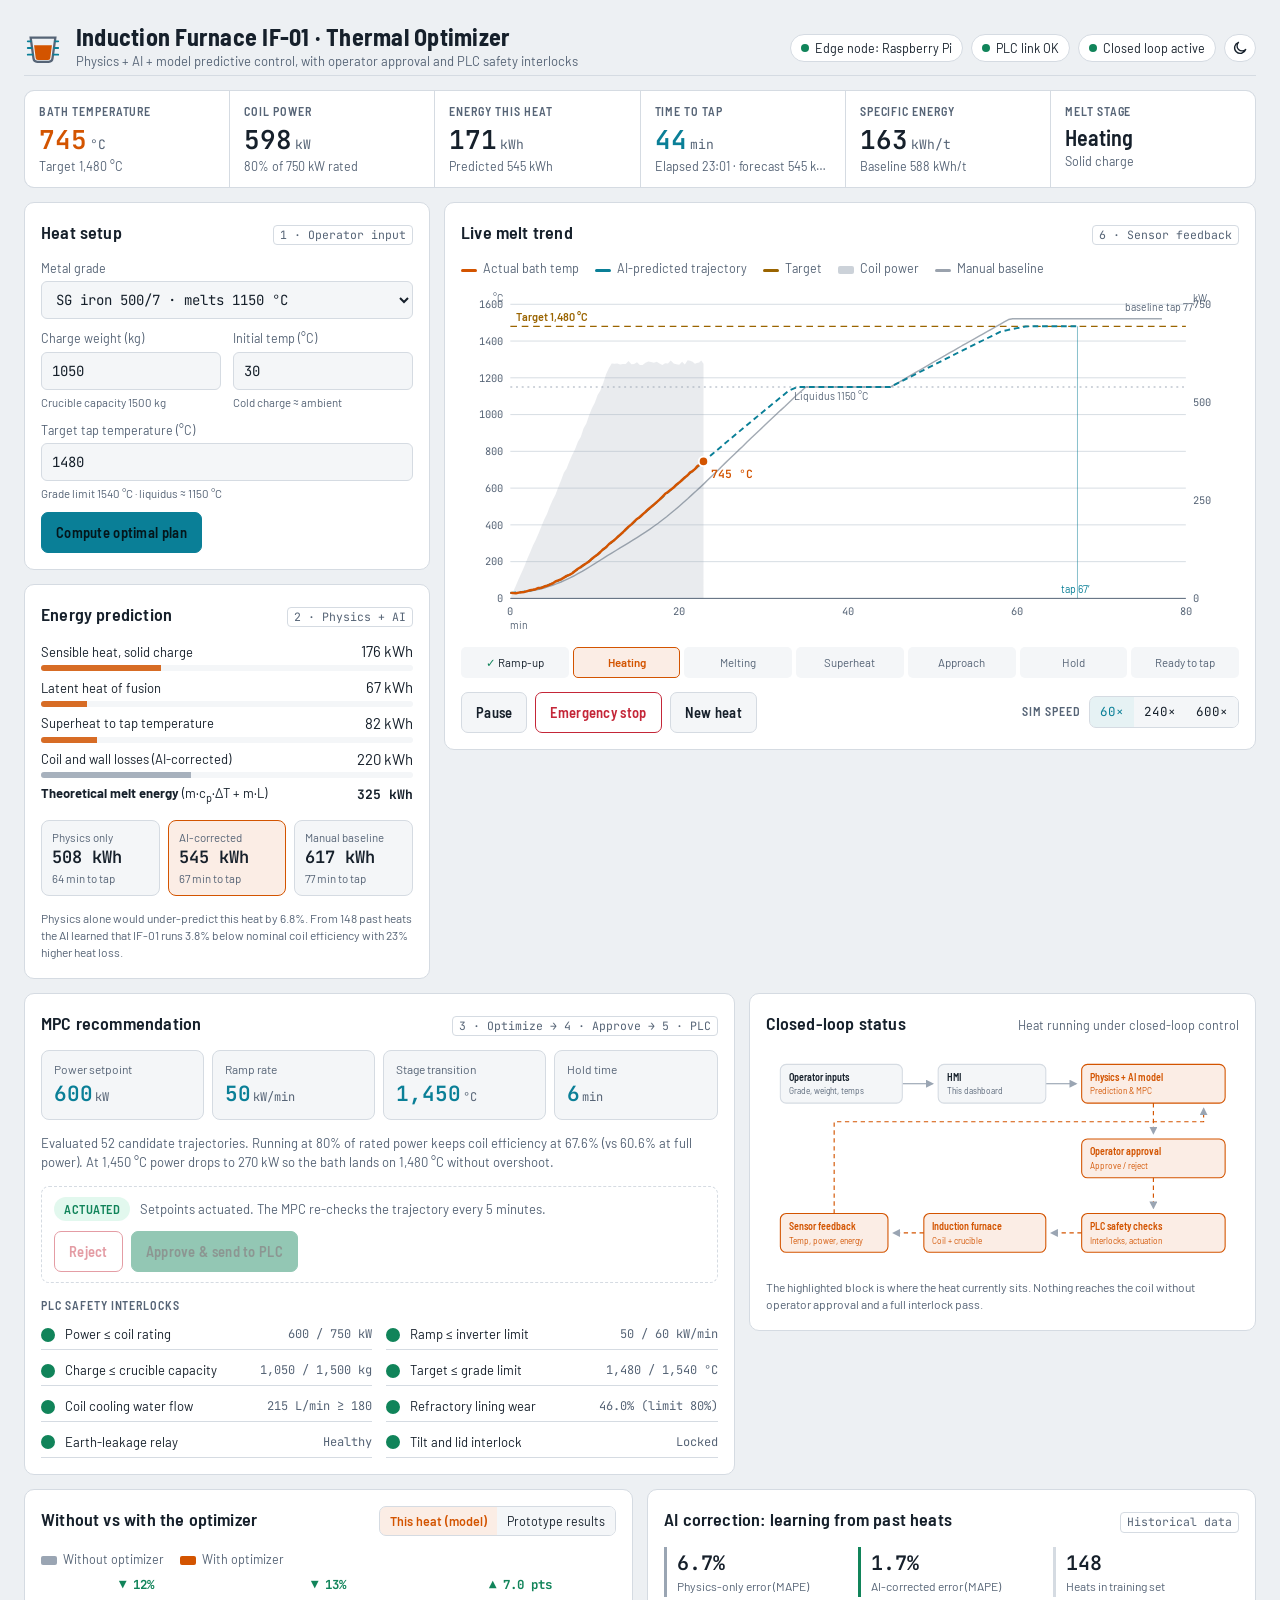
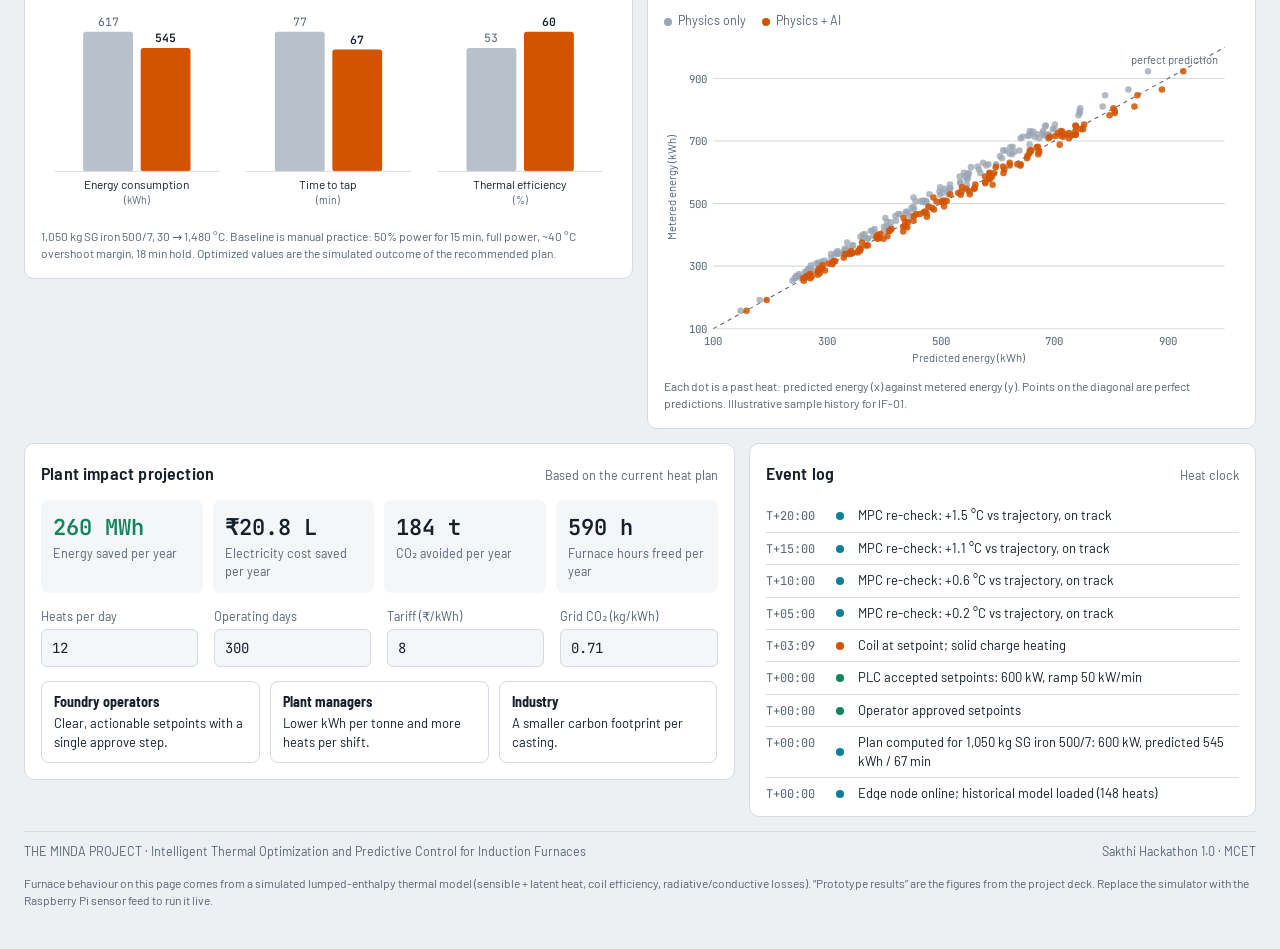
<file: index.html>
<!doctype html><html lang="en"><head><meta charset="utf-8"><meta name="viewport" content="width=device-width,initial-scale=1,viewport-fit=cover"></head><body>
<title>Minda Furnace HMI</title>
<meta name="claude:viewport-fit-sides" content="cover">
<link rel="preconnect" href="https://fonts.googleapis.com">
<link rel="preconnect" href="https://fonts.gstatic.com" crossorigin>
<link rel="stylesheet" href="https://fonts.googleapis.com/css2?family=Barlow:wght@400;500;600&family=Barlow+Semi+Condensed:wght@500;600;700&family=JetBrains+Mono:wght@400;600&display=swap">
<style>
/* Layout: control-room HMI. Status strip on top, operator inputs left, live trend centre,
   the approve/PLC loop beneath, evidence (savings, AI learning, impact) at the bottom. */
:root{
  --bg:#0e131a; --panel:#151c26; --panel-2:#1b2431; --line:#273242; --fg:#e4e9ef; --muted:#8a97a8;
  --molten:#ff7b1c; --molten-2:#ffb15c; --molten-soft:rgba(255,123,28,.14);
  --setpoint:#49c2d8; --setpoint-soft:rgba(73,194,216,.14);
  --ok:#3fcf8e; --warn:#f3b63c; --crit:#ff5a6c; --ghost:#5d6a7c;
  --f-display:"Barlow Semi Condensed","Arial Narrow",system-ui,sans-serif;
  --f-body:"Barlow",system-ui,-apple-system,"Segoe UI",sans-serif;
  --f-mono:"JetBrains Mono",ui-monospace,"SFMono-Regular",Menlo,monospace;
  color-scheme:dark;
}
@media (prefers-color-scheme: light){ :root:not([data-theme="dark"]){
  --bg:#edf0f3; --panel:#ffffff; --panel-2:#f4f6f8; --line:#d5dbe2; --fg:#16202b; --muted:#566476;
  --molten:#d35400; --molten-2:#e9822f; --molten-soft:rgba(211,84,0,.10);
  --setpoint:#0a7f97; --setpoint-soft:rgba(10,127,151,.10);
  --ok:#11845a; --warn:#9a6400; --crit:#c42638; --ghost:#9aa5b3; color-scheme:light } }
:root[data-theme="light"]{
  --bg:#edf0f3; --panel:#ffffff; --panel-2:#f4f6f8; --line:#d5dbe2; --fg:#16202b; --muted:#566476;
  --molten:#d35400; --molten-2:#e9822f; --molten-soft:rgba(211,84,0,.10);
  --setpoint:#0a7f97; --setpoint-soft:rgba(10,127,151,.10);
  --ok:#11845a; --warn:#9a6400; --crit:#c42638; --ghost:#9aa5b3; color-scheme:light }

*{box-sizing:border-box}
body{background:var(--bg);color:var(--fg);font-family:var(--f-body);font-size:15px;line-height:1.45;
  padding-left:max(16px,env(safe-area-inset-left,0px));padding-right:max(16px,env(safe-area-inset-right,0px));padding-block:16px 32px}
.wrap{max-width:1440px;margin:0 auto;display:grid;gap:14px}
h1,h2,h3{font-family:var(--f-display);margin:0;text-wrap:balance;letter-spacing:.01em}
.mono,.num{font-family:var(--f-mono);font-variant-numeric:tabular-nums}
.label{font-family:var(--f-display);font-size:12px;font-weight:600;letter-spacing:.08em;text-transform:uppercase;color:var(--muted)}
.muted{color:var(--muted)}
button,select,input{font:inherit;color:inherit}
:focus-visible{outline:2px solid var(--setpoint);outline-offset:2px}

/* header */
header.top{display:flex;flex-wrap:wrap;align-items:center;justify-content:space-between;gap:12px 20px;padding-bottom:4px;border-bottom:1px solid var(--line)}
.brand{display:flex;align-items:center;gap:14px;min-width:0}
.crucible{width:38px;height:38px;flex:none}
.brand h1{font-size:24px;font-weight:700;line-height:1.1}
.brand p{margin:2px 0 0;font-size:13px;color:var(--muted)}
.status{display:flex;flex-wrap:wrap;gap:8px;align-items:center}
.chip{display:inline-flex;align-items:center;gap:6px;padding:4px 10px;border:1px solid var(--line);border-radius:999px;font-size:12.5px;background:var(--panel);white-space:nowrap}
.dot{width:8px;height:8px;border-radius:50%;background:var(--ok);flex:none}
.dot.warn{background:var(--warn)} .dot.crit{background:var(--crit)} .dot.idle{background:var(--ghost)}
.dot.live{animation:pulse 1.4s ease-in-out infinite}
@keyframes pulse{50%{opacity:.35}}
.themebtn{border:1px solid var(--line);background:var(--panel);border-radius:999px;width:32px;height:28px;padding:0;display:inline-grid;place-items:center;cursor:pointer;color:var(--fg)}
.themebtn svg{width:16px;height:16px;display:block}
.themebtn:hover{color:var(--molten)}

/* KPI strip */
.kpis{display:grid;grid-template-columns:repeat(6,minmax(0,1fr));gap:1px;background:var(--line);border:1px solid var(--line);border-radius:10px;overflow:hidden}
.kpi{background:var(--panel);padding:12px 14px;min-width:0}
.kpi .v{font-family:var(--f-mono);font-variant-numeric:tabular-nums;font-size:26px;font-weight:600;line-height:1.15;margin-top:4px;white-space:nowrap}
.kpi .v small{font-size:13px;font-weight:400;color:var(--muted);margin-left:3px}
.kpi .sub{font-size:12.5px;color:var(--muted);margin-top:2px;white-space:nowrap;overflow:hidden;text-overflow:ellipsis}
.kpi.hot .v{color:var(--molten)}
.kpi.sp .v{color:var(--setpoint)}

/* grid */
.row{display:grid;gap:14px;align-items:start}
.r1{grid-template-columns:minmax(0,4fr) minmax(0,8fr)}
.r2{grid-template-columns:minmax(0,7fr) minmax(0,5fr)}
.r3{grid-template-columns:minmax(0,6fr) minmax(0,6fr)}
.r4{grid-template-columns:minmax(0,7fr) minmax(0,5fr)}
.panel{background:var(--panel);border:1px solid var(--line);border-radius:10px;padding:16px;min-width:0;display:grid;gap:14px}
.ph{display:flex;align-items:baseline;justify-content:space-between;gap:10px;flex-wrap:wrap}
.ph h2{font-size:18px;font-weight:600}
.ph .step{font-family:var(--f-mono);font-size:11.5px;color:var(--muted);border:1px solid var(--line);border-radius:4px;padding:1px 6px}

/* form */
.form{display:grid;grid-template-columns:1fr 1fr;gap:10px 12px}
.field{display:grid;gap:4px;min-width:0}
.field.full{grid-column:1/-1}
.field label{font-size:12.5px;color:var(--muted)}
.field select,.field input{width:100%;background:var(--panel-2);border:1px solid var(--line);border-radius:6px;padding:8px 10px;font-family:var(--f-mono);font-size:14px}
.field .hint{font-size:11.5px;color:var(--muted)}
.btn{border:1px solid var(--line);background:var(--panel-2);border-radius:7px;padding:9px 14px;font-family:var(--f-display);font-weight:600;font-size:14.5px;letter-spacing:.02em;cursor:pointer;transition:filter .15s,background .15s}
.btn:hover{filter:brightness(1.12)}
.btn:disabled{opacity:.45;cursor:not-allowed;filter:none}
.btn.primary{background:var(--setpoint);border-color:var(--setpoint);color:#04161b}
.btn.go{background:var(--ok);border-color:var(--ok);color:#03190f}
.btn.stop{background:transparent;border-color:var(--crit);color:var(--crit)}
.btns{display:flex;flex-wrap:wrap;gap:8px}

/* prediction breakdown */
.breakdown{display:grid;gap:6px}
.bk{display:grid;grid-template-columns:minmax(0,1fr) auto;gap:2px 10px;align-items:center}
.bk .bar{grid-column:1/-1;height:6px;border-radius:3px;background:var(--panel-2);overflow:hidden}
.bk .bar i{display:block;height:100%;background:var(--molten);opacity:.85}
.bk.loss .bar i{background:var(--ghost)}
.bk span:first-child{font-size:13px}
.bk span:last-child{font-family:var(--f-mono);font-size:13px;font-variant-numeric:tabular-nums}
.compare{display:grid;grid-template-columns:repeat(3,minmax(0,1fr));gap:8px}
.cmp{border:1px solid var(--line);border-radius:8px;padding:8px 10px;background:var(--panel-2);min-width:0}
.cmp .n{font-family:var(--f-mono);font-size:17px;font-weight:600;font-variant-numeric:tabular-nums}
.cmp .t{font-size:11.5px;color:var(--muted)}
.cmp.ai{border-color:var(--molten);background:var(--molten-soft)}

/* trend */
.trend svg{width:100%;height:auto;display:block}
.legend{display:flex;flex-wrap:wrap;gap:6px 16px;font-size:12.5px;color:var(--muted)}
.legend i{display:inline-block;width:16px;height:3px;border-radius:2px;margin-right:6px;vertical-align:middle}
.stages{display:grid;grid-template-columns:repeat(7,minmax(0,1fr));gap:4px}
.stage{font-size:11.5px;text-align:center;padding:6px 2px;border-radius:5px;background:var(--panel-2);color:var(--muted);border:1px solid transparent;white-space:nowrap;overflow:hidden;text-overflow:ellipsis}
.stage.done{color:var(--fg)}
.stage.done::before{content:"✓ ";color:var(--ok)}
.stage.now{border-color:var(--molten);color:var(--molten);background:var(--molten-soft);font-weight:600}
.runbar{display:flex;flex-wrap:wrap;gap:10px;align-items:center;justify-content:space-between}
.speed{display:inline-flex;border:1px solid var(--line);border-radius:7px;overflow:hidden}
.speed button{border:0;background:var(--panel-2);padding:6px 10px;font-family:var(--f-mono);font-size:12.5px;cursor:pointer}
.speed button[aria-pressed="true"]{background:var(--setpoint-soft);color:var(--setpoint)}

/* recommendation */
.rec{display:grid;grid-template-columns:repeat(4,minmax(0,1fr));gap:8px}
.rp{border:1px solid var(--line);border-radius:8px;padding:10px 12px;background:var(--panel-2);min-width:0}
.rp .n{font-family:var(--f-mono);font-size:21px;font-weight:600;color:var(--setpoint);font-variant-numeric:tabular-nums;white-space:nowrap}
.rp .n small{font-size:12px;color:var(--muted);font-weight:400;margin-left:2px}
.rp .t{font-size:12px;color:var(--muted)}
.why{font-size:13px;color:var(--muted);margin:0}
.approval{display:flex;flex-wrap:wrap;align-items:center;gap:10px;justify-content:space-between;border:1px dashed var(--line);border-radius:8px;padding:10px 12px}
.pill{display:inline-flex;align-items:center;gap:6px;font-size:12.5px;font-weight:600;padding:3px 10px;border-radius:999px;font-family:var(--f-display);letter-spacing:.04em;text-transform:uppercase}
.pill.wait{background:rgba(243,182,60,.15);color:var(--warn)}
.pill.ok{background:rgba(63,207,142,.15);color:var(--ok)}
.pill.bad{background:rgba(255,90,108,.14);color:var(--crit)}
.pill.idle{background:var(--panel-2);color:var(--muted)}
.checks{display:grid;grid-template-columns:1fr 1fr;gap:6px 14px;margin:0;padding:0;list-style:none}
.checks li{display:grid;grid-template-columns:18px minmax(0,1fr) auto;gap:6px;align-items:center;font-size:13px;padding:5px 0;border-bottom:1px solid var(--line)}
.checks .ic{width:14px;height:14px;border-radius:50%;border:2px solid var(--ghost)}
.checks li.pass .ic{border-color:var(--ok);background:var(--ok)}
.checks li.fail .ic{border-color:var(--crit);background:var(--crit)}
.checks li.run .ic{border-color:var(--setpoint);border-top-color:transparent;animation:spin .7s linear infinite}
@keyframes spin{to{transform:rotate(360deg)}}
.checks .val{font-family:var(--f-mono);font-size:12px;color:var(--muted);font-variant-numeric:tabular-nums}

/* loop diagram */
.loop svg{width:100%;height:auto;display:block}
.loop .node rect{fill:var(--panel-2);stroke:var(--line);stroke-width:1.5}
.loop .node text{fill:var(--fg);font-family:var(--f-display);font-size:14px;font-weight:600}
.loop .node .s{fill:var(--muted);font-family:var(--f-body);font-size:11.5px;font-weight:400}
.loop .node.on rect{stroke:var(--molten);fill:var(--molten-soft)}
.loop .node.on text{fill:var(--molten)}
.loop .edge{stroke:var(--ghost);stroke-width:1.6;fill:none}
.loop .edge.on{stroke:var(--molten);stroke-dasharray:6 5;animation:flow .8s linear infinite}
@keyframes flow{to{stroke-dashoffset:-11}}
.loop .ah{fill:var(--ghost)}

/* bars + scatter */
.bars svg,.scatter svg{width:100%;height:auto;display:block}
.tabs{display:inline-flex;border:1px solid var(--line);border-radius:7px;overflow:hidden}
.tabs button{border:0;background:var(--panel-2);padding:5px 10px;font-size:12.5px;cursor:pointer}
.tabs button[aria-selected="true"]{background:var(--molten-soft);color:var(--molten);font-weight:600}
.stats{display:grid;grid-template-columns:repeat(3,minmax(0,1fr));gap:8px}
.st{border-left:3px solid var(--line);padding:2px 0 2px 10px;min-width:0}
.st .n{font-family:var(--f-mono);font-size:20px;font-weight:600;font-variant-numeric:tabular-nums}
.st .t{font-size:12px;color:var(--muted)}
.st.good{border-color:var(--ok)} .st.bad{border-color:var(--ghost)}

/* impact */
.impact{display:grid;grid-template-columns:repeat(4,minmax(0,1fr));gap:10px}
.imp{padding:12px;border-radius:8px;background:var(--panel-2);min-width:0}
.imp .n{font-family:var(--f-mono);font-size:22px;font-weight:600;font-variant-numeric:tabular-nums;white-space:nowrap}
.imp .t{font-size:12.5px;color:var(--muted)}
.assume{display:flex;flex-wrap:wrap;gap:10px 16px;align-items:end}
.assume .field{width:auto;min-width:120px;flex:1}
.audience{display:grid;grid-template-columns:repeat(3,minmax(0,1fr));gap:10px;margin:0;padding:0;list-style:none}
.audience li{font-size:13px;padding:10px 12px;border:1px solid var(--line);border-radius:8px;min-width:0}
.audience b{display:block;font-family:var(--f-display);font-size:14px;margin-bottom:2px}

/* log */
.log{list-style:none;margin:0;padding:0;max-height:300px;overflow:auto;display:grid;gap:0;font-size:13px}
.log li{display:grid;grid-template-columns:62px 14px minmax(0,1fr);gap:8px;padding:6px 0;border-bottom:1px solid var(--line);align-items:baseline}
.log time{font-family:var(--f-mono);font-size:12px;color:var(--muted)}
.log .lv{width:8px;height:8px;border-radius:50%;background:var(--ghost);align-self:center}
.log .lv.i{background:var(--setpoint)} .log .lv.o{background:var(--ok)} .log .lv.w{background:var(--warn)} .log .lv.c{background:var(--crit)} .log .lv.h{background:var(--molten)}

footer{display:flex;flex-wrap:wrap;gap:6px 16px;justify-content:space-between;font-size:12.5px;color:var(--muted);border-top:1px solid var(--line);padding-top:10px}
.note{font-size:12px;color:var(--muted);margin:0}

@media (max-width:1100px){
  .kpis{grid-template-columns:repeat(3,minmax(0,1fr))}
  .r1,.r2,.r3,.r4{grid-template-columns:minmax(0,1fr)}
  .impact{grid-template-columns:repeat(2,minmax(0,1fr))}
}
@media (max-width:620px){
  .kpis{grid-template-columns:repeat(2,minmax(0,1fr))}
  .kpi .v{font-size:21px}
  .rec{grid-template-columns:repeat(2,minmax(0,1fr))}
  .checks,.audience{grid-template-columns:minmax(0,1fr)}
  .stages{grid-template-columns:repeat(4,minmax(0,1fr))}
  .compare,.stats{grid-template-columns:minmax(0,1fr) minmax(0,1fr)}
  .brand h1{font-size:20px}
}
@media (prefers-reduced-motion: reduce){ *{animation:none!important;transition:none!important} }
</style>

<div class="wrap">
  <header class="top">
    <div class="brand">
      <svg class="crucible" viewBox="0 0 40 40" aria-hidden="true">
        <path d="M7 9h26l-3 22a4 4 0 0 1-4 3.5H14A4 4 0 0 1 10 31z" fill="none" stroke="var(--muted)" stroke-width="2.4"/>
        <path d="M10.6 17h18.8l-1.7 13.4a2.4 2.4 0 0 1-2.4 2.1H14.7a2.4 2.4 0 0 1-2.4-2.1z" fill="var(--molten)"/>
        <path d="M4 13h3M4 20h4M4 27h5M33 13h3M32 20h4M31 27h5" stroke="var(--setpoint)" stroke-width="2" stroke-linecap="round"/>
      </svg>
      <div>
        <h1>Induction Furnace IF-01 · Thermal Optimizer</h1>
        <p>Physics + AI + model predictive control, with operator approval and PLC safety interlocks</p>
      </div>
    </div>
    <div class="status">
      <span class="chip"><span class="dot" id="edgeDot"></span>Edge node: Raspberry Pi</span>
      <span class="chip"><span class="dot" id="plcDot"></span><span id="plcTxt">PLC link OK</span></span>
      <span class="chip"><span class="dot idle" id="modeDot"></span><span id="modeTxt">Awaiting approval</span></span>
      <button class="themebtn" id="themeBtn" type="button" aria-label="Switch to light theme" title="Switch theme"></button>
    </div>
  </header>

  <!-- KPI strip -->
  <section class="kpis" aria-label="Live furnace readings">
    <div class="kpi hot"><div class="label">Bath temperature</div><div class="v" id="kTemp">30<small>°C</small></div><div class="sub" id="kTempSub">Target 1500 °C</div></div>
    <div class="kpi"><div class="label">Coil power</div><div class="v" id="kPow">0<small>kW</small></div><div class="sub" id="kPowSub">Rated 750 kW</div></div>
    <div class="kpi"><div class="label">Energy this heat</div><div class="v" id="kEn">0<small>kWh</small></div><div class="sub" id="kEnSub">Predicted 0 kWh</div></div>
    <div class="kpi sp"><div class="label">Time to tap</div><div class="v" id="kTime">--<small>min</small></div><div class="sub" id="kTimeSub">Elapsed 0 min</div></div>
    <div class="kpi"><div class="label">Specific energy</div><div class="v" id="kSpec">--<small>kWh/t</small></div><div class="sub" id="kSpecSub">Baseline -- kWh/t</div></div>
    <div class="kpi"><div class="label">Melt stage</div><div class="v" id="kStage" style="font-family:var(--f-display);font-size:22px">Idle</div><div class="sub" id="kStageSub">No heat running</div></div>
  </section>

  <!-- Row 1: inputs + prediction | live trend -->
  <div class="row r1">
    <div class="row" style="grid-template-columns:minmax(0,1fr)">
      <section class="panel" aria-labelledby="h-in">
        <div class="ph"><h2 id="h-in">Heat setup</h2><span class="step">1 · Operator input</span></div>
        <form class="form" id="heatForm">
          <div class="field full">
            <label for="grade">Metal grade</label>
            <select id="grade"></select>
          </div>
          <div class="field">
            <label for="mass">Charge weight (kg)</label>
            <input id="mass" type="number" min="100" max="2000" step="50" value="1200">
            <span class="hint">Crucible capacity 1500 kg</span>
          </div>
          <div class="field">
            <label for="t0">Initial temp (°C)</label>
            <input id="t0" type="number" min="0" max="900" step="5" value="30">
            <span class="hint">Cold charge ≈ ambient</span>
          </div>
          <div class="field full">
            <label for="tt">Target tap temperature (°C)</label>
            <input id="tt" type="number" min="500" max="1800" step="5" value="1500">
            <span class="hint" id="ttHint">Grade limit 1560 °C</span>
          </div>
          <div class="field full btns">
            <button class="btn primary" type="submit" id="planBtn">Compute optimal plan</button>
          </div>
        </form>
      </section>

      <section class="panel" aria-labelledby="h-pred">
        <div class="ph"><h2 id="h-pred">Energy prediction</h2><span class="step">2 · Physics + AI</span></div>
        <div class="breakdown" id="breakdown"></div>
        <div class="compare">
          <div class="cmp"><div class="t">Physics only</div><div class="n" id="pPhys">--</div><div class="t" id="pPhysT">--</div></div>
          <div class="cmp ai"><div class="t">AI-corrected</div><div class="n" id="pAI">--</div><div class="t" id="pAIT">--</div></div>
          <div class="cmp"><div class="t">Manual baseline</div><div class="n" id="pBase">--</div><div class="t" id="pBaseT">--</div></div>
        </div>
        <p class="note" id="corrNote">The AI layer corrects the physics model for this furnace's own coil efficiency and heat-loss behaviour.</p>
      </section>
    </div>

    <section class="panel trend" aria-labelledby="h-trend">
      <div class="ph"><h2 id="h-trend">Live melt trend</h2><span class="step">6 · Sensor feedback</span></div>
      <div class="legend">
        <span><i style="background:var(--molten)"></i>Actual bath temp</span>
        <span><i style="background:var(--setpoint)"></i>AI-predicted trajectory</span>
        <span><i style="background:var(--warn)"></i>Target</span>
        <span><i style="background:var(--ghost);height:8px;opacity:.5"></i>Coil power</span>
        <span><i style="background:var(--muted);opacity:.6"></i>Manual baseline</span>
      </div>
      <div id="trend" role="img" aria-label="Temperature and power over time"></div>
      <div class="stages" id="stages"></div>
      <div class="runbar">
        <div class="btns">
          <button class="btn" type="button" id="pauseBtn" disabled>Pause</button>
          <button class="btn stop" type="button" id="abortBtn" disabled>Emergency stop</button>
          <button class="btn" type="button" id="resetBtn">New heat</button>
        </div>
        <div style="display:flex;gap:8px;align-items:center">
          <span class="label">Sim speed</span>
          <div class="speed" id="speed">
            <button type="button" data-s="60" aria-pressed="true">60×</button>
            <button type="button" data-s="240" aria-pressed="false">240×</button>
            <button type="button" data-s="600" aria-pressed="false">600×</button>
          </div>
        </div>
      </div>
    </section>
  </div>

  <!-- Row 2: recommendation + approval + PLC | closed loop -->
  <div class="row r2">
    <section class="panel" aria-labelledby="h-rec">
      <div class="ph"><h2 id="h-rec">MPC recommendation</h2><span class="step">3 · Optimize → 4 · Approve → 5 · PLC</span></div>
      <div class="rec">
        <div class="rp"><div class="t">Power setpoint</div><div class="n" id="rP">--</div></div>
        <div class="rp"><div class="t">Ramp rate</div><div class="n" id="rR">--</div></div>
        <div class="rp"><div class="t">Stage transition</div><div class="n" id="rS">--</div></div>
        <div class="rp"><div class="t">Hold time</div><div class="n" id="rH">--</div></div>
      </div>
      <p class="why" id="why">--</p>
      <div class="approval">
        <div style="display:flex;gap:10px;align-items:center;flex-wrap:wrap">
          <span class="pill wait" id="apPill">Awaiting operator</span>
          <span class="muted" style="font-size:13px" id="apTxt">Review the setpoints, then approve or reject.</span>
        </div>
        <div class="btns">
          <button class="btn stop" type="button" id="rejectBtn">Reject</button>
          <button class="btn go" type="button" id="approveBtn">Approve &amp; send to PLC</button>
        </div>
      </div>
      <div>
        <div class="label" style="margin-bottom:6px">PLC safety interlocks</div>
        <ul class="checks" id="checks"></ul>
      </div>
    </section>

    <section class="panel loop" aria-labelledby="h-loop">
      <div class="ph"><h2 id="h-loop">Closed-loop status</h2><span class="muted" style="font-size:12.5px" id="loopTxt">Waiting at operator approval</span></div>
      <div id="loop"></div>
      <p class="note">The highlighted block is where the heat currently sits. Nothing reaches the coil without operator approval and a full interlock pass.</p>
    </section>
  </div>

  <!-- Row 3: savings | AI learning -->
  <div class="row r3">
    <section class="panel bars" aria-labelledby="h-bars">
      <div class="ph"><h2 id="h-bars">Without vs with the optimizer</h2>
        <div class="tabs" role="tablist" id="barTabs">
          <button type="button" role="tab" aria-selected="true" data-k="heat">This heat (model)</button>
          <button type="button" role="tab" aria-selected="false" data-k="proto">Prototype results</button>
        </div>
      </div>
      <div id="bars" role="img" aria-label="Energy, melting time and efficiency comparison"></div>
      <p class="note" id="barNote">--</p>
    </section>

    <section class="panel scatter" aria-labelledby="h-ai">
      <div class="ph"><h2 id="h-ai">AI correction: learning from past heats</h2><span class="step">Historical data</span></div>
      <div class="stats">
        <div class="st bad"><div class="n" id="mapePhys">--</div><div class="t">Physics-only error (MAPE)</div></div>
        <div class="st good"><div class="n" id="mapeAI">--</div><div class="t">AI-corrected error (MAPE)</div></div>
        <div class="st"><div class="n" id="nHeats">--</div><div class="t">Heats in training set</div></div>
      </div>
      <div id="scatter" role="img" aria-label="Predicted versus actual energy for historical heats"></div>
      <p class="note">Each dot is a past heat: predicted energy (x) against metered energy (y). Points on the diagonal are perfect predictions. Illustrative sample history for IF-01.</p>
    </section>
  </div>

  <!-- Row 4: impact | log -->
  <div class="row r4">
    <section class="panel" aria-labelledby="h-imp">
      <div class="ph"><h2 id="h-imp">Plant impact projection</h2><span class="muted" style="font-size:12.5px">Based on the current heat plan</span></div>
      <div class="impact">
        <div class="imp"><div class="n" id="iEn" style="color:var(--ok)">--</div><div class="t">Energy saved per year</div></div>
        <div class="imp"><div class="n" id="iCost">--</div><div class="t">Electricity cost saved per year</div></div>
        <div class="imp"><div class="n" id="iCO2">--</div><div class="t">CO₂ avoided per year</div></div>
        <div class="imp"><div class="n" id="iHrs">--</div><div class="t">Furnace hours freed per year</div></div>
      </div>
      <form class="assume" id="assume" onsubmit="return false">
        <div class="field"><label for="aHeats">Heats per day</label><input id="aHeats" type="number" min="1" max="40" value="12"></div>
        <div class="field"><label for="aDays">Operating days</label><input id="aDays" type="number" min="1" max="365" value="300"></div>
        <div class="field"><label for="aTariff">Tariff (₹/kWh)</label><input id="aTariff" type="number" min="1" max="30" step="0.5" value="8"></div>
        <div class="field"><label for="aGrid">Grid CO₂ (kg/kWh)</label><input id="aGrid" type="number" min="0" max="2" step="0.01" value="0.71"></div>
      </form>
      <ul class="audience">
        <li><b>Foundry operators</b>Clear, actionable setpoints with a single approve step.</li>
        <li><b>Plant managers</b>Lower kWh per tonne and more heats per shift.</li>
        <li><b>Industry</b>A smaller carbon footprint per casting.</li>
      </ul>
    </section>

    <section class="panel" aria-labelledby="h-log">
      <div class="ph"><h2 id="h-log">Event log</h2><span class="muted" style="font-size:12.5px">Heat clock</span></div>
      <ul class="log" id="log"></ul>
    </section>
  </div>

  <footer>
    <span>THE MINDA PROJECT · Intelligent Thermal Optimization and Predictive Control for Induction Furnaces</span>
    <span>Sakthi Hackathon 1.0 · MCET</span>
  </footer>
  <p class="note">Furnace behaviour on this page comes from a simulated lumped-enthalpy thermal model (sensible + latent heat, coil efficiency, radiative/conductive losses). “Prototype results” are the figures from the project deck. Replace the simulator with the Raspberry Pi sensor feed to run it live.</p>
</div>

<script>
/* ===================== Thermal model ===================== */
const GRADES = {
  gci:{name:'Grey cast iron FG260', cps:540, L:230e3, cpl:850, Tm:1200, tgt:1500, max:1560, hold:5},
  sgi:{name:'SG iron 500/7',        cps:540, L:230e3, cpl:850, Tm:1150, tgt:1480, max:1540, hold:6},
  cs: {name:'Carbon steel C20',     cps:620, L:270e3, cpl:820, Tm:1510, tgt:1620, max:1680, hold:4},
  ss: {name:'Stainless steel 304',  cps:600, L:280e3, cpl:800, Tm:1450, tgt:1600, max:1650, hold:4},
  al: {name:'Aluminium A356',       cps:1000,L:390e3, cpl:1180,Tm:615,  tgt:720,  max:780,  hold:3},
  cu: {name:'Copper ETP',           cps:420, L:205e3, cpl:500, Tm:1085, tgt:1200, max:1250, hold:3}
};
const FURNACE = {cap:1500, Prated:750, rampMax:60, Ta:30, K:0.040};   // K: kW lost per °C above ambient
const PLANT   = {etaMul:0.965, kMul:1.25};   // how IF-01 actually behaves (worn lining, older coil)
const LEARNED = {etaMul:0.962, kMul:1.23};   // what the AI learned from historical heats
const NOMINAL = {etaMul:1, kMul:1};          // textbook physics
const BASE_PRACTICE = {ramp:40, preheat:{frac:0.5,min:15}, overshoot:40, holdMin:18};

const eta = P => 0.80 - 0.17*Math.pow(Math.max(P,0)/FURNACE.Prated, 2.5);
const Hof = (g,T) => T<g.Tm ? g.cps*T : g.cps*g.Tm + g.L + g.cpl*(T-g.Tm);
function Tof(g,H){ const h1=g.cps*g.Tm, h2=h1+g.L; if(H<h1) return H/g.cps; if(H<h2) return g.Tm; return g.Tm+(H-h2)/g.cpl; }
function meltFrac(g,H){ const h1=g.cps*g.Tm; return Math.min(1,Math.max(0,(H-h1)/g.L)); }

function makeSim(o){
  const g=o.g, s={t:0,H:Hof(g,o.T0),P:0,E:0,phase:'ramp',hold:0,done:false,T:o.T0,tReach:null,aborted:false};
  const target=o.Tt+(o.overshoot||0);
  s.step=function(dt){
    if(s.done) return;
    const T=Tof(g,s.H), loss=FURNACE.K*o.kMul*(T-FURNACE.Ta);
    if(s.phase!=='hold' && T>=target){ s.phase='hold'; s.tReach=s.t; }
    if(s.phase==='hold'){ s.P=loss/(eta(s.P||100)*o.etaMul); s.hold+=dt; }
    else{
      let Pd;
      if(o.preheat && s.t<o.preheat.min*60) Pd=o.P*o.preheat.frac;
      else if(T>=o.stageT) Pd=o.P*o.stageFrac; else Pd=o.P;
      s.P = Pd>s.P ? Math.min(Pd, s.P+o.ramp*dt/60) : Pd;
      const h1=g.cps*g.Tm;
      s.phase = s.t<60*3 && s.P<Pd-1 ? 'ramp' : (s.H<h1 ? 'heat' : (s.H<h1+g.L ? 'melt' : (T>=o.stageT ? 'approach' : 'superheat')));
    }
    s.H += (eta(s.P)*o.etaMul*s.P - loss)*1000*dt/o.m;
    s.E += s.P*dt/3600; s.t += dt; s.T = Tof(g,s.H);
    if(s.phase==='hold' && s.hold>=o.holdMin*60){ s.done=true; s.phase='tap'; }
    if(s.t>6*3600) s.done=true;
  };
  return s;
}
function simulate(o,every){
  const s=makeSim(o), out=[[0,o.T0,0]]; every=every||30; let k=0;
  while(!s.done){ s.step(10); if((++k)%(every/10)===0) out.push([s.t/60,s.T,s.P]); }
  out.push([s.t/60,s.T,s.P]);
  return {E:s.E, t:s.t/60, tReach:(s.tReach||s.t)/60, samples:out};
}
const TIME_COST = 25; // ₹ per furnace-minute (production value)
function optimise(g,m,T0,Tt,tariff){
  const ramp = Math.min(FURNACE.rampMax, T0<200?50:60); let best=null, n=0;
  for(let f=0.4; f<=1.0001; f+=0.05) for(const off of [30,50,70,90]){
    if(Tt-off<=Math.max(T0,g.Tm)) continue;
    const o={g,m,T0,Tt,P:Math.round(FURNACE.Prated*f/5)*5,ramp,stageT:Tt-off,stageFrac:0.45,holdMin:g.hold,...LEARNED};
    const r=simulate(o,60); n++;
    const J=r.E*tariff + r.t*TIME_COST;
    if(!best||J<best.J) best={J,o,r};
  }
  if(!best){ const o={g,m,T0,Tt,P:Math.round(FURNACE.Prated*0.8),ramp,stageT:Tt-10,stageFrac:0.45,holdMin:g.hold,...LEARNED}; best={o,r:simulate(o,60)}; }
  best.n=n; return best;
}
function baselineOpts(g,m,T0,Tt){ return {g,m,T0,Tt,P:FURNACE.Prated,stageT:Infinity,stageFrac:1,...BASE_PRACTICE,...PLANT}; }

/* ===================== Seeded historical data ===================== */
function rng(seed){ return function(){ seed|=0; seed=seed+0x6D2B79F5|0; let t=Math.imul(seed^seed>>>15,1|seed); t=t+Math.imul(t^t>>>7,61|t)^t; return ((t^t>>>14)>>>0)/4294967296; }; }
function gauss(r){ return Math.sqrt(-2*Math.log(r()+1e-9))*Math.cos(2*Math.PI*r()); }
const HIST=(function(){
  const r=rng(1907), keys=['gci','gci','gci','sgi','sgi','cs','ss','al','cu'], out=[];
  for(let i=0;i<148;i++){
    const g=GRADES[keys[Math.floor(r()*keys.length)]];
    const m=Math.round((500+r()*1000)/50)*50, P=Math.round((0.6+r()*0.4)*FURNACE.Prated);
    const o={g,m,T0:30,Tt:g.tgt,P,ramp:50,stageT:g.tgt-50,stageFrac:0.45,holdMin:g.hold};
    const phys=simulate({...o,...NOMINAL},300).E, ai=simulate({...o,...LEARNED},300).E;
    const actual=simulate({...o,...PLANT},300).E*(1+gauss(r)*0.022);
    out.push({phys,ai,actual});
  }
  return out;
})();

/* ===================== State ===================== */
const $=id=>document.getElementById(id);
const S={plan:null,base:null,phys:null,state:'await',sim:null,samples:[],paused:false,lastFrame:0,
  checksDone:false,logT:0,nextReplan:5,stagesSeen:new Set(),barMode:'heat',started:false,speed:60,auto:true,autoTimer:null,demoIdx:0,lastChecks:0};
const fmt=(v,d=0)=>Number(v).toLocaleString('en-IN',{maximumFractionDigits:d,minimumFractionDigits:d});
const clock=min=>{const m=Math.max(0,Math.floor(min)), s=Math.floor((min-m)*60); return String(m).padStart(2,'0')+':'+String(s).padStart(2,'0');};

function log(msg,lv){
  const li=document.createElement('li');
  const t=S.sim?S.sim.t/60:0;
  li.innerHTML=`<time>T+${clock(t)}</time><span class="lv ${lv||''}"></span><span></span>`;
  li.lastChild.textContent=msg;
  $('log').prepend(li);
}

/* ===================== Inputs ===================== */
const gradeSel=$('grade');
for(const [k,g] of Object.entries(GRADES)){ const o=document.createElement('option'); o.value=k; o.textContent=`${g.name} · melts ${g.Tm} °C`; gradeSel.appendChild(o); }
gradeSel.addEventListener('change',()=>{ const g=GRADES[gradeSel.value]; $('tt').value=g.tgt; $('ttHint').textContent=`Grade limit ${g.max} °C · liquidus ≈ ${g.Tm} °C`; });

function readInputs(){
  const g=GRADES[gradeSel.value];
  return {g, m:+$('mass').value||1200, T0:+$('t0').value||30, Tt:+$('tt').value||g.tgt, tariff:+$('aTariff').value||8};
}

/* ===================== Plan ===================== */
function computePlan(silent){
  clearTimeout(S.autoTimer);
  stopRun();
  const I=readInputs(), g=I.g;
  const best=optimise(g,I.m,I.T0,I.Tt,I.tariff);
  S.plan=best; S.inputs=I;
  S.phys=simulate({...best.o,...NOMINAL});
  S.base=simulate(baselineOpts(g,I.m,I.T0,I.Tt));
  S.actualPreview=simulate({...best.o,...PLANT});
  S.state='await'; S.samples=[]; S.sim=null; S.checksDone=false; S.stagesSeen=new Set(); S.nextReplan=5;

  // breakdown (theoretical heat content)
  const m=I.m, solid=m*g.cps*(Math.min(I.Tt,g.Tm)-I.T0)/3.6e6, latent=I.T0<g.Tm&&I.Tt>=g.Tm?m*g.L/3.6e6:0,
        superh=I.Tt>g.Tm?m*g.cpl*(I.Tt-Math.max(g.Tm,I.T0))/3.6e6:0, theo=solid+latent+superh,
        losses=Math.max(0,best.r.E-theo), total=best.r.E;
  const rows=[['Sensible heat, solid charge',solid],['Latent heat of fusion',latent],['Superheat to tap temperature',superh],['Coil and wall losses (AI-corrected)',losses,'loss']];
  $('breakdown').innerHTML=rows.map(([n,v,c])=>`<div class="bk ${c||''}"><span>${n}</span><span>${fmt(v)} kWh</span><div class="bar"><i style="width:${(100*v/total).toFixed(1)}%"></i></div></div>`).join('')+
    `<div class="bk"><span><b>Theoretical melt energy</b> (m·c<sub>p</sub>·ΔT + m·L)</span><span><b>${fmt(theo)} kWh</b></span></div>`;
  $('pPhys').textContent=fmt(S.phys.E)+' kWh'; $('pPhysT').textContent=fmt(S.phys.t)+' min to tap';
  $('pAI').textContent=fmt(best.r.E)+' kWh';   $('pAIT').textContent=fmt(best.r.t)+' min to tap';
  $('pBase').textContent=fmt(S.base.E)+' kWh'; $('pBaseT').textContent=fmt(S.base.t)+' min to tap';
  $('corrNote').textContent=`Physics alone would under-predict this heat by ${fmt(100*(1-S.phys.E/best.r.E),1)}%. From ${HIST.length} past heats the AI learned that IF-01 runs ${fmt((1-LEARNED.etaMul)*100,1)}% below nominal coil efficiency with ${fmt((LEARNED.kMul-1)*100)}% higher heat loss.`;

  // recommendation
  const o=best.o;
  $('rP').innerHTML=`${fmt(o.P)}<small>kW</small>`;
  $('rR').innerHTML=`${o.ramp}<small>kW/min</small>`;
  $('rS').innerHTML=`${fmt(o.stageT)}<small>°C</small>`;
  $('rH').innerHTML=`${o.holdMin}<small>min</small>`;
  $('why').textContent=`Evaluated ${best.n} candidate trajectories. Running at ${fmt(100*o.P/FURNACE.Prated)}% of rated power keeps coil efficiency at ${fmt(eta(o.P)*100*LEARNED.etaMul,1)}% (vs ${fmt(eta(FURNACE.Prated)*100*LEARNED.etaMul,1)}% at full power). At ${fmt(o.stageT)} °C power drops to ${fmt(o.P*o.stageFrac)} kW so the bath lands on ${fmt(I.Tt)} °C without overshoot.`;

  setApproval('wait'); renderChecks(); setMode('await');
  $('kTempSub').textContent=`Target ${fmt(I.Tt)} °C`;
  $('kEnSub').textContent=`Predicted ${fmt(best.r.E)} kWh`;
  $('kSpecSub').textContent=`Baseline ${fmt(S.base.E/I.m*1000)} kWh/t`;
  $('kTime').innerHTML=`${fmt(best.r.t)}<small>min</small>`; $('kTimeSub').textContent='Predicted, not started';
  $('kTemp').innerHTML=`${fmt(I.T0)}<small>°C</small>`; $('kPow').innerHTML=`0<small>kW</small>`; $('kEn').innerHTML=`0<small>kWh</small>`; $('kSpec').innerHTML=`--<small>kWh/t</small>`;
  $('kStage').textContent='Charged'; $('kStageSub').textContent=`${fmt(I.m)} kg ${g.name}`;
  renderStages(null); drawTrend(); drawBars(); updateImpact();
  if(!silent) log(`Plan computed for ${fmt(I.m)} kg ${g.name}: ${fmt(o.P)} kW, predicted ${fmt(best.r.E)} kWh / ${fmt(best.r.t)} min`,'i');
}

/* ===================== Approval + PLC ===================== */
const LIVE={flow:212,lining:46.0,noise:rng(7)};
function jitterLive(){ LIVE.flow=Math.max(196,Math.min(226,LIVE.flow+gauss(LIVE.noise)*1.2+(212-LIVE.flow)*0.05)); }
function interlocks(){
  const I=S.inputs, o=S.plan.o;
  return [
    ['Power ≤ coil rating', o.P<=FURNACE.Prated, `${fmt(o.P)} / ${FURNACE.Prated} kW`],
    ['Ramp ≤ inverter limit', o.ramp<=FURNACE.rampMax, `${o.ramp} / ${FURNACE.rampMax} kW/min`],
    ['Charge ≤ crucible capacity', I.m<=FURNACE.cap, `${fmt(I.m)} / ${fmt(FURNACE.cap)} kg`],
    ['Target ≤ grade limit', I.Tt<=I.g.max, `${fmt(I.Tt)} / ${fmt(I.g.max)} °C`],
    ['Coil cooling water flow', true, `${fmt(LIVE.flow)} L/min ≥ 180`],
    ['Refractory lining wear', true, `${fmt(LIVE.lining,1)}% (limit 80%)`],
    ['Earth-leakage relay', true, 'Healthy'],
    ['Tilt and lid interlock', true, 'Locked']
  ];
}
function renderChecks(states){
  const L=interlocks();
  $('checks').innerHTML=L.map((c,i)=>`<li class="${states?states[i]||'':''}"><span class="ic"></span><span>${c[0]}</span><span class="val">${c[2]}</span></li>`).join('');
}
function setApproval(k,txt){
  const p=$('apPill'), map={wait:['wait','Awaiting operator'],ok:['ok','Approved'],bad:['bad','Rejected'],blocked:['bad','Blocked by PLC'],run:['ok','Actuated'],done:['idle','Heat complete'],stop:['bad','E-stop']};
  p.className='pill '+map[k][0]; p.textContent=map[k][1];
  $('apTxt').textContent=txt||({wait:'Review the setpoints, then approve or reject.',bad:'Plan discarded. Adjust the heat setup and compute again.'}[k]||'');
  const pending=k==='wait'; $('approveBtn').disabled=!pending; $('rejectBtn').disabled=!pending;
}
function approve(){
  if(S.state!=='await') return;
  setApproval('ok','Running PLC safety interlocks…'); S.state='checking'; setMode('checking');
  log('Operator approved setpoints','o');
  const L=interlocks(), st=L.map(()=>''); let i=0;
  (function next(){
    if(i>0) st[i-1]=L[i-1][1]?'pass':'fail';
    if(i>0 && !L[i-1][1]){ renderChecks(st); S.state='blocked'; setApproval('blocked',`“${L[i-1][0]}” failed. Setpoints were not sent to the coil.`); setMode('blocked'); log(`PLC interlock failed: ${L[i-1][0]} (${L[i-1][2]})`,'c'); scheduleNext(10000); return; }
    if(i>=L.length){ renderChecks(st); S.checksDone=true; startRun(); return; }
    st[i]='run'; renderChecks(st); i++; setTimeout(next, 170);
  })();
}
function reject(){
  if(S.state!=='await') return;
  S.state='rejected'; setApproval('bad'); setMode('rejected'); log('Operator rejected the recommendation','w'); scheduleNext(8000);
}

/* ===================== Live run ===================== */
function startRun(){
  S.sim=makeSim({...S.plan.o,...PLANT}); S.samples=[[0,S.inputs.T0,0]]; S.state='running'; S.paused=false; S.noise=rng(42);
  setApproval('run','Setpoints actuated. The MPC re-checks the trajectory every 5 minutes.'); setMode('running');
  $('pauseBtn').disabled=false; $('abortBtn').disabled=false; $('pauseBtn').textContent='Pause';
  log(`PLC accepted setpoints: ${fmt(S.plan.o.P)} kW, ramp ${S.plan.o.ramp} kW/min`,'o');
  S.lastFrame=performance.now(); requestAnimationFrame(tick);
}
function stopRun(){ if(S.state==='running') S.state='stopped'; $('pauseBtn').disabled=true; $('abortBtn').disabled=true; }
const STAGES=[['ramp','Ramp-up'],['heat','Heating'],['melt','Melting'],['superheat','Superheat'],['approach','Approach'],['hold','Hold'],['tap','Ready to tap']];
const STAGE_NAME=Object.fromEntries(STAGES);
function renderStages(cur){
  const idx=STAGES.findIndex(s=>s[0]===cur);
  $('stages').innerHTML=STAGES.map((s,i)=>`<div class="stage ${i<idx||(cur==='tap'&&i===idx)?'done':''} ${i===idx&&cur!=='tap'?'now':''}">${s[1]}</div>`).join('');
}
function advance(simDt){
  while(simDt>0 && !S.sim.done){
    const d=Math.min(10,simDt); S.sim.step(d); simDt-=d;
    const s=S.sim, tm=s.t/60, last=S.samples[S.samples.length-1];
    if(tm-last[0]>=0.25 || s.done) S.samples.push([tm, s.T + gauss(S.noise)*1.6, s.P*(1+gauss(S.noise)*0.006)]);
    if(!S.stagesSeen.has(s.phase)){ S.stagesSeen.add(s.phase);
      const msg={heat:'Coil at setpoint; solid charge heating',melt:`Liquidus reached (${S.inputs.g.Tm} °C); melting`,superheat:'Charge fully molten; superheating',approach:`Stage transition at ${fmt(S.plan.o.stageT)} °C: power reduced to ${fmt(S.plan.o.P*S.plan.o.stageFrac)} kW`,hold:`Target ${fmt(S.inputs.Tt)} °C reached; holding for chemistry check`,tap:'Hold complete. Ready to tap.'}[s.phase];
      if(msg) log(msg, s.phase==='tap'?'o':'h');
    }
    if(tm>=S.nextReplan && !s.done){ S.nextReplan+=5; replan(); }
  }
}
function tick(now){
  if(S.state!=='running') return;
  const dtReal=Math.min(0.1,(now-S.lastFrame)/1000); S.lastFrame=now;
  if(!S.paused){
    advance(dtReal*S.speed);
    updateLive();
    if(S.sim.done){ finishRun(); }
  }
  drawTrend();
  if(S.state==='running') requestAnimationFrame(tick);
}
function predictRemaining(){
  // receding-horizon forecast from the current measured state, using the learned model
  const s=S.sim, o=S.plan.o, f=makeSim({...o,...LEARNED,T0:s.T});
  f.H=s.H; f.P=s.P; f.t=s.t; f.phase=s.phase==='hold'?'hold':s.phase; f.hold=s.hold; f.E=s.E;
  while(!f.done) f.step(20);
  return {tLeft:(f.t-s.t)/60, E:f.E};
}
function replan(){
  const s=S.sim, tm=s.t/60;
  const pred=S.plan.r.samples, j=pred.findIndex(p=>p[0]>=tm);
  let pT=S.inputs.Tt; if(j>0){ const a=pred[j-1], b=pred[j], f=(tm-a[0])/((b[0]-a[0])||1); pT=a[1]+(b[1]-a[1])*f; } else if(j===0) pT=pred[0][1];
  const dev=s.T-pT;
  log(`MPC re-check: ${dev>=0?'+':''}${fmt(dev,1)} °C vs trajectory, ${Math.abs(dev)<15?'on track':'compensating'}`, Math.abs(dev)<15?'i':'w');
}
function updateLive(){
  const s=S.sim, I=S.inputs, last=S.samples[S.samples.length-1];
  $('kTemp').innerHTML=`${fmt(last[1])}<small>°C</small>`;
  const pw=last[2]; $('kPow').innerHTML=`${fmt(pw)}<small>kW</small>`; $('kPowSub').textContent=`${fmt(100*pw/FURNACE.Prated)}% of 750 kW rated`;
  const nowR=performance.now(); if(nowR-S.lastChecks>1500){ S.lastChecks=nowR; jitterLive(); LIVE.lining+=0.002; if(S.state==='running') renderChecks(interlocks().map(()=>'pass')); }
  $('kEn').innerHTML=`${fmt(s.E)}<small>kWh</small>`;
  const f=predictRemaining();
  $('kTime').innerHTML=`${fmt(s.done?0:f.tLeft)}<small>min</small>`; $('kTimeSub').textContent=`Elapsed ${clock(s.t/60)} · forecast ${fmt(f.E)} kWh`;
  $('kSpec').innerHTML=`${fmt(s.E/I.m*1000)}<small>kWh/t</small>`;
  $('kStage').textContent=STAGE_NAME[s.phase]||s.phase;
  const mf=meltFrac(I.g,s.H);
  $('kStageSub').textContent= mf>0&&mf<1 ? `${fmt(mf*100)}% molten` : (s.phase==='hold'?`Hold ${clock(s.hold/60)} of ${S.plan.o.holdMin}:00`: (mf>=1?'Fully molten':'Solid charge'));
  renderStages(s.phase);
}
function finishRun(){
  S.state='done'; $('pauseBtn').disabled=true; $('abortBtn').disabled=true;
  const s=S.sim, b=S.base;
  setApproval('done',`Used ${fmt(s.E)} kWh in ${fmt(s.t/60)} min. Manual practice would need ${fmt(b.E)} kWh in ${fmt(b.t)} min.`);
  setMode('done'); log(`Heat complete: ${fmt(s.E)} kWh, ${fmt(s.t/60)} min (${fmt(100*(1-s.E/b.E),1)}% less energy, ${fmt(100*(1-s.t/60/b.t),1)}% faster than baseline)`,'o');
  updateLive(); drawBars();
  HIST.push({phys:simulate({...S.plan.o,...NOMINAL},300).E, ai:S.plan.r.E, actual:s.E}); drawScatter();
  log(`Heat added to training set (${HIST.length} heats); AI model updated`,'i');
  updateImpact(); scheduleNext(9000);
}

/* ===================== Mode / loop diagram ===================== */
const LOOP_NODES=[
  {id:'in',  x:20, y:20, w:170,h:54, t:'Operator inputs', s:'Grade, weight, temps'},
  {id:'hmi', x:240,y:20, w:150,h:54, t:'HMI', s:'This dashboard'},
  {id:'ai',  x:440,y:20, w:200,h:54, t:'Physics + AI model', s:'Prediction & MPC'},
  {id:'ap',  x:440,y:124,w:200,h:54, t:'Operator approval', s:'Approve / reject'},
  {id:'plc', x:440,y:228,w:200,h:54, t:'PLC safety checks', s:'Interlocks, actuation'},
  {id:'fur', x:220,y:228,w:170,h:54, t:'Induction furnace', s:'Coil + crucible'},
  {id:'fb',  x:20, y:228,w:150,h:54, t:'Sensor feedback', s:'Temp, power, energy'}
];
const LOOP_EDGES=[['in','hmi','M190 47H232'],['hmi','ai','M390 47H432'],['ai','ap','M540 74V116'],['ap','plc','M540 178V220'],['plc','fur','M440 255H398'],['fur','fb','M220 255H178'],['fb','ai','M95 228V100H610V82']];
function drawLoop(active){
  const on=new Set(active);
  let h=`<svg viewBox="0 0 660 300" aria-label="Closed-loop control diagram">`;
  h+=`<defs><marker id="ah" viewBox="0 0 10 10" refX="8" refY="5" markerWidth="7" markerHeight="7" orient="auto-start-reverse"><path d="M0 0L10 5L0 10z" class="ah"/></marker></defs>`;
  for(const [a,b,d] of LOOP_EDGES) h+=`<path d="${d}" class="edge ${on.has(a)&&on.has(b)?'on':''}" marker-end="url(#ah)"/>`;
  for(const n of LOOP_NODES) h+=`<g class="node ${on.has(n.id)?'on':''}"><rect x="${n.x}" y="${n.y}" width="${n.w}" height="${n.h}" rx="8"/><text x="${n.x+12}" y="${n.y+23}">${n.t}</text><text class="s" x="${n.x+12}" y="${n.y+42}">${n.s}</text></g>`;
  $('loop').innerHTML=h+`</svg>`;
}
function setMode(m){
  const M={
    await:['warn','Awaiting approval',['ap'],'Waiting at operator approval'],
    checking:['live','PLC checking',['ap','plc'],'Approved; PLC interlocks running'],
    blocked:['crit','Blocked by PLC',['plc'],'PLC refused the setpoints'],
    rejected:['crit','Plan rejected',['in','hmi'],'Back to operator input'],
    running:['live ok','Closed loop active',['ai','ap','plc','fur','fb'],'Heat running under closed-loop control'],
    done:['ok','Ready to tap',['fur'],'Heat complete, ready to tap'],
    stop:['crit','Emergency stop',['plc'],'Coil de-energised by E-stop']
  }[m];
  const d=$('modeDot'); d.className='dot '+(M[0].includes('crit')?'crit':M[0].includes('warn')?'warn':'')+(M[0].includes('live')?' live':'');
  $('modeTxt').textContent=M[1]; $('loopTxt').textContent=M[3]; drawLoop(M[2]);
  $('plcDot').className='dot '+(m==='blocked'||m==='stop'?'crit':''); $('plcTxt').textContent=m==='blocked'?'PLC interlock tripped':m==='stop'?'PLC: E-stop':'PLC link OK';
}

/* ===================== Trend chart ===================== */
function niceMax(v,step){ return Math.ceil(v/step)*step; }
function drawTrend(){
  if(!S.plan) return;
  const W=820,H=360,ml=52,mr=56,mt=14,mb=36, pw=W-ml-mr, ph=H-mt-mb;
  const pred=S.plan.r.samples, base=S.base.samples, I=S.inputs;
  const tMax=niceMax(Math.max(S.base.t,S.plan.r.t,S.sim?S.sim.t/60:0)+2,10);
  const yMax=niceMax(Math.max(I.Tt+60,I.g.max),200), yMin=0;
  const x=t=>ml+pw*t/tMax, y=T=>mt+ph*(1-(T-yMin)/(yMax-yMin)), yp=P=>mt+ph*(1-P/FURNACE.Prated);
  let g=`<svg viewBox="0 0 ${W} ${H}">`;
  // grid
  for(let T=0;T<=yMax;T+=200){ g+=`<line x1="${ml}" x2="${W-mr}" y1="${y(T)}" y2="${y(T)}" stroke="var(--line)" stroke-width="1"/><text x="${ml-8}" y="${y(T)+4}" text-anchor="end" font-size="11" fill="var(--muted)" font-family="var(--f-mono)">${T}</text>`; }
  const xs=tMax<=60?10:tMax<=120?20:30;
  for(let t=0;t<=tMax;t+=xs){ g+=`<text x="${x(t)}" y="${H-mb+18}" text-anchor="middle" font-size="11" fill="var(--muted)" font-family="var(--f-mono)">${t}</text>`; }
  for(let P=0;P<=FURNACE.Prated;P+=250){ g+=`<text x="${W-mr+8}" y="${yp(P)+4}" font-size="11" fill="var(--muted)" font-family="var(--f-mono)">${P}</text>`; }
  g+=`<text x="${ml}" y="${H-4}" font-size="11" fill="var(--muted)">min</text><text x="${ml-8}" y="${mt-2}" text-anchor="end" font-size="11" fill="var(--muted)">°C</text><text x="${W-mr+8}" y="${mt-2}" font-size="11" fill="var(--muted)">kW</text>`;
  // liquidus band
  g+=`<line x1="${ml}" x2="${W-mr}" y1="${y(I.g.Tm)}" y2="${y(I.g.Tm)}" stroke="var(--ghost)" stroke-dasharray="2 4"/><text x="${ml+pw*0.42}" y="${y(I.g.Tm)+14}" font-size="11" fill="var(--muted)">Liquidus ${I.g.Tm} °C</text>`;
  // power area (actual run, else planned)
  const pSrc=S.sim?S.samples:pred;
  if(pSrc.length>1){ let d=`M${x(pSrc[0][0])} ${yp(0)}`; for(const p of pSrc) d+=`L${x(p[0]).toFixed(1)} ${yp(p[2]).toFixed(1)}`; d+=`L${x(pSrc[pSrc.length-1][0])} ${yp(0)}Z`; g+=`<path d="${d}" fill="var(--ghost)" opacity=".22"/>`; }
  const line=(arr,stroke,w,dash,op)=>{ let d=''; arr.forEach((p,i)=>d+=(i?'L':'M')+x(p[0]).toFixed(1)+' '+y(p[1]).toFixed(1)); return `<path d="${d}" fill="none" stroke="${stroke}" stroke-width="${w}" ${dash?`stroke-dasharray="${dash}"`:''} opacity="${op||1}" stroke-linejoin="round"/>`; };
  g+=line(base,'var(--muted)',1.5,'',.55);
  // target
  g+=`<line x1="${ml}" x2="${W-mr}" y1="${y(I.Tt)}" y2="${y(I.Tt)}" stroke="var(--warn)" stroke-width="1.5" stroke-dasharray="7 5"/><text x="${ml+6}" y="${y(I.Tt)-6}" font-size="11.5" fill="var(--warn)" font-weight="600">Target ${fmt(I.Tt)} °C</text>`;
  g+=line(pred,'var(--setpoint)',2,'6 4');
  if(S.sim && S.samples.length>1){
    g+=line(S.samples,'var(--molten)',2.6);
    const L=S.samples[S.samples.length-1];
    g+=`<circle cx="${x(L[0])}" cy="${y(L[1])}" r="5" fill="var(--molten)" stroke="var(--panel)" stroke-width="2"/>`;
    g+=`<text x="${Math.min(x(L[0])+8,W-mr-60)}" y="${y(L[1])+18}" font-size="12" font-family="var(--f-mono)" fill="var(--molten)" font-weight="600">${fmt(L[1])} °C</text>`;
  } else {
    g+=`<text x="${ml+pw/2}" y="${mt+ph*0.22}" text-anchor="middle" font-size="13" fill="var(--muted)">Approve the plan to start the heat. Dashed line is the AI forecast.</text>`;
  }
  // end markers
  g+=`<text x="${x(S.base.t)}" y="${y(I.Tt+40)-8}" text-anchor="middle" font-size="11" fill="var(--muted)">baseline tap ${fmt(S.base.t)}′</text>`;
  g+=`<line x1="${x(S.plan.r.t)}" x2="${x(S.plan.r.t)}" y1="${y(I.Tt)}" y2="${mt+ph}" stroke="var(--setpoint)" stroke-width="1" opacity=".5"/><text x="${x(S.plan.r.t)}" y="${mt+ph-6}" text-anchor="middle" font-size="11" fill="var(--setpoint)">tap ${fmt(S.plan.r.t)}′</text>`;
  g+=`<line x1="${ml}" x2="${W-mr}" y1="${mt+ph}" y2="${mt+ph}" stroke="var(--muted)" stroke-width="1"/>`;
  $('trend').innerHTML=g+`</svg>`;
}

/* ===================== Bars ===================== */
function drawBars(){
  if(!S.plan) return;
  let data, note;
  if(S.barMode==='proto'){
    data=[['Energy consumption','kWh',700,595,false],['Melting time','min',120,95,false],['Furnace efficiency','%',78,84,true]];
    note='Prototype results reported in the project deck: 15% less energy, 21% shorter melt, efficiency up 6 points.';
  } else {
    const I=S.inputs, opt=S.sim&&S.sim.done?{E:S.sim.E,t:S.sim.t/60}:{E:S.actualPreview.E,t:S.actualPreview.t};
    const theo=I.m*(Hof(I.g,I.Tt)-Hof(I.g,I.T0))/3.6e6;
    data=[['Energy consumption','kWh',S.base.E,opt.E,false],['Time to tap','min',S.base.t,opt.t,false],['Thermal efficiency','%',100*theo/S.base.E,100*theo/opt.E,true]];
    note=`${fmt(I.m)} kg ${I.g.name}, ${fmt(I.T0)} → ${fmt(I.Tt)} °C. Baseline is manual practice: 50% power for 15 min, full power, ~40 °C overshoot margin, 18 min hold. ${S.sim&&S.sim.done?'Optimized values are from the completed run.':'Optimized values are the simulated outcome of the recommended plan.'}`;
  }
  const W=600,H=250, gw=W/3;
  let g=`<svg viewBox="0 0 ${W} ${H}">`;
  data.forEach((d,i)=>{
    const [name,u,a,b,up]=d, mx=Math.max(a,b)*1.18, bx=i*gw+gw/2, top=34, base=H-44, hh=base-top;
    const ha=hh*a/mx, hb=hh*b/mx, bw=Math.min(52,gw/3.4);
    const ch=up?(b-a):(100*(b-a)/a), good=up?b>a:b<a;
    g+=`<rect x="${bx-bw-4}" y="${base-ha}" width="${bw}" height="${ha}" rx="3" fill="var(--ghost)" opacity=".7"/>`;
    g+=`<rect x="${bx+4}" y="${base-hb}" width="${bw}" height="${hb}" rx="3" fill="var(--molten)"/>`;
    g+=`<text x="${bx-bw/2-4}" y="${base-ha-6}" text-anchor="middle" font-size="12" font-family="var(--f-mono)" fill="var(--muted)">${fmt(a)}</text>`;
    g+=`<text x="${bx+bw/2+4}" y="${base-hb-6}" text-anchor="middle" font-size="12" font-family="var(--f-mono)" fill="var(--fg)" font-weight="600">${fmt(b)}</text>`;
    g+=`<text x="${bx}" y="16" text-anchor="middle" font-size="13" font-weight="700" font-family="var(--f-mono)" fill="${good?'var(--ok)':'var(--crit)'}">${ch>0?'▲':'▼'} ${fmt(Math.abs(ch),up?1:0)}${up?' pts':'%'}</text>`;
    g+=`<line x1="${bx-gw/2+14}" x2="${bx+gw/2-14}" y1="${base}" y2="${base}" stroke="var(--line)"/>`;
    g+=`<text x="${bx}" y="${base+18}" text-anchor="middle" font-size="12.5" fill="var(--fg)">${name}</text><text x="${bx}" y="${base+34}" text-anchor="middle" font-size="11" fill="var(--muted)">(${u})</text>`;
  });
  g+=`</svg>`;
  $('bars').innerHTML=`<div class="legend" style="margin-bottom:6px"><span><i style="background:var(--ghost);height:9px"></i>Without optimizer</span><span><i style="background:var(--molten);height:9px"></i>With optimizer</span></div>`+g;
  $('barNote').textContent=note;
}

/* ===================== Scatter ===================== */
function drawScatter(){
  const W=560,H=320,ml=48,mr=14,mt=12,mb=34,pw=W-ml-mr,ph=H-mt-mb;
  const all=HIST.flatMap(h=>[h.phys,h.ai,h.actual]); const lo=Math.floor(Math.min(...all)/100)*100, hi=Math.ceil(Math.max(...all)/100)*100;
  const x=v=>ml+pw*(v-lo)/(hi-lo), y=v=>mt+ph*(1-(v-lo)/(hi-lo));
  let g=`<svg viewBox="0 0 ${W} ${H}">`;
  const step=(hi-lo)>800?200:100;
  for(let v=lo;v<=hi;v+=step){ g+=`<line x1="${ml}" x2="${W-mr}" y1="${y(v)}" y2="${y(v)}" stroke="var(--line)"/><text x="${ml-6}" y="${y(v)+4}" text-anchor="end" font-size="10.5" fill="var(--muted)" font-family="var(--f-mono)">${v}</text><text x="${x(v)}" y="${H-mb+16}" text-anchor="middle" font-size="10.5" fill="var(--muted)" font-family="var(--f-mono)">${v}</text>`; }
  g+=`<line x1="${x(lo)}" y1="${y(lo)}" x2="${x(hi)}" y2="${y(hi)}" stroke="var(--muted)" stroke-dasharray="4 4"/>`;
  for(const h of HIST) g+=`<circle cx="${x(h.phys).toFixed(1)}" cy="${y(h.actual).toFixed(1)}" r="3.2" fill="var(--ghost)" opacity=".75"/>`;
  for(const h of HIST) g+=`<circle cx="${x(h.ai).toFixed(1)}" cy="${y(h.actual).toFixed(1)}" r="3.2" fill="var(--molten)" opacity=".85"/>`;
  g+=`<text x="${ml+pw/2}" y="${H-2}" text-anchor="middle" font-size="11" fill="var(--muted)">Predicted energy (kWh)</text>`;
  g+=`<text transform="translate(12 ${mt+ph/2}) rotate(-90)" text-anchor="middle" font-size="11" fill="var(--muted)">Metered energy (kWh)</text>`;
  g+=`<text x="${x(hi)-6}" y="${y(hi)+16}" text-anchor="end" font-size="11" fill="var(--muted)">perfect prediction</text>`;
  $('scatter').innerHTML=`<div class="legend" style="margin-bottom:6px"><span><i style="background:var(--ghost);height:8px;width:8px;border-radius:50%"></i>Physics only</span><span><i style="background:var(--molten);height:8px;width:8px;border-radius:50%"></i>Physics + AI</span></div>`+g+`</svg>`;
  const mape=k=>HIST.reduce((a,h)=>a+Math.abs(h[k]-h.actual)/h.actual,0)/HIST.length*100;
  $('mapePhys').textContent=fmt(mape('phys'),1)+'%'; $('mapeAI').textContent=fmt(mape('ai'),1)+'%'; $('nHeats').textContent=HIST.length;
}

/* ===================== Impact ===================== */
function updateImpact(){
  if(!S.plan) return;
  const heats=(+$('aHeats').value||0)*(+$('aDays').value||0), tariff=+$('aTariff').value||0, grid=+$('aGrid').value||0;
  const opt=S.sim&&S.sim.done?{E:S.sim.E,t:S.sim.t/60}:S.actualPreview;
  const dE=Math.max(0,S.base.E-opt.E)*heats, dT=Math.max(0,S.base.t-opt.t)*heats/60;
  $('iEn').textContent=dE>=1e6?fmt(dE/1e6,2)+' GWh':fmt(dE/1000,0)+' MWh';
  const c=dE*tariff; $('iCost').textContent= c>=1e7?'₹'+fmt(c/1e7,2)+' Cr':'₹'+fmt(c/1e5,1)+' L';
  $('iCO2').textContent=fmt(dE*grid/1000,0)+' t';
  $('iHrs').textContent=fmt(dT,0)+' h';
}

/* ===================== Wiring ===================== */
$('heatForm').addEventListener('submit',e=>{ e.preventDefault(); computePlan(); });
['grade','mass','t0','tt'].forEach(id=>$(id).addEventListener('input',()=>{ if(S.state==='await') clearTimeout(S.autoTimer); }));
$('approveBtn').addEventListener('click',approve);
$('rejectBtn').addEventListener('click',reject);
$('pauseBtn').addEventListener('click',()=>{ S.paused=!S.paused; $('pauseBtn').textContent=S.paused?'Resume':'Pause'; log(S.paused?'Simulation paused':'Simulation resumed','i'); });
$('abortBtn').addEventListener('click',()=>{ if(S.state!=='running') return; S.state='stop'; S.sim.P=0; $('pauseBtn').disabled=true; $('abortBtn').disabled=true; setApproval('stop','Coil de-energised. Start a new heat to continue.'); setMode('stop'); log('EMERGENCY STOP: coil de-energised by operator','c'); $('kPow').innerHTML='0<small>kW</small>'; scheduleNext(12000); });
$('resetBtn').addEventListener('click',()=>{ nextDemoHeat(); });
$('speed').addEventListener('click',e=>{ const b=e.target.closest('button'); if(!b) return; S.speed=+b.dataset.s; for(const x of $('speed').children) x.setAttribute('aria-pressed',x===b); });
$('barTabs').addEventListener('click',e=>{ const b=e.target.closest('button'); if(!b) return; S.barMode=b.dataset.k; for(const x of $('barTabs').children) x.setAttribute('aria-selected',x===b); drawBars(); });
$('assume').addEventListener('input',updateImpact);
$('aTariff').addEventListener('change',()=>{ if(S.state==='await') computePlan(true); });
const SUN='<svg viewBox="0 0 24 24" fill="none" stroke="currentColor" stroke-width="2" stroke-linecap="round" aria-hidden="true"><circle cx="12" cy="12" r="4.2"/><path d="M12 2.5v2.2M12 19.3v2.2M2.5 12h2.2M19.3 12h2.2M5.3 5.3l1.6 1.6M17.1 17.1l1.6 1.6M5.3 18.7l1.6-1.6M17.1 6.9l1.6-1.6"/></svg>';
const MOON='<svg viewBox="0 0 24 24" fill="none" stroke="currentColor" stroke-width="2" stroke-linecap="round" stroke-linejoin="round" aria-hidden="true"><path d="M20.5 14.2A8.5 8.5 0 1 1 9.8 3.5a6.8 6.8 0 0 0 10.7 10.7z"/></svg>';
const curTheme=()=>document.documentElement.dataset.theme || (matchMedia('(prefers-color-scheme: light)').matches?'light':'dark');
function paintThemeBtn(){ const dark=curTheme()==='dark', b=$('themeBtn'); b.innerHTML=dark?SUN:MOON; b.setAttribute('aria-label',dark?'Switch to light theme':'Switch to dark theme'); }
$('themeBtn').addEventListener('click',()=>{ const r=document.documentElement; r.dataset.theme=curTheme()==='light'?'dark':'light'; try{localStorage.setItem('if01-theme',r.dataset.theme);}catch(_){} paintThemeBtn(); });
try{ const t=localStorage.getItem('if01-theme'); if(t) document.documentElement.dataset.theme=t; }catch(_){}
try{ matchMedia('(prefers-color-scheme: light)').addEventListener('change',paintThemeBtn); }catch(_){}
paintThemeBtn();

/* ===================== Realtime mock driver ===================== */
// Cycles a realistic production schedule: plan → operator approval → PLC → melt → tap → next heat.
const SCHEDULE=[
  {g:'gci',m:1200,T0:30},{g:'sgi',m:1050,T0:30},{g:'cs',m:1350,T0:30},{g:'gci',m:1400,T0:180},
  {g:'al',m:800,T0:30},{g:'ss',m:1100,T0:30},{g:'sgi',m:1250,T0:30},{g:'cu',m:900,T0:30}
];
function loadHeat(h){ gradeSel.value=h.g; gradeSel.dispatchEvent(new Event('change')); $('mass').value=h.m; $('t0').value=h.T0; }
function scheduleNext(ms){ clearTimeout(S.autoTimer); S.autoTimer=setTimeout(nextDemoHeat,ms); }
function nextDemoHeat(){
  S.demoIdx=(S.demoIdx+1)%SCHEDULE.length; loadHeat(SCHEDULE[S.demoIdx]);
  computePlan();
  S.autoTimer=setTimeout(()=>{ if(S.state==='await') approve(); },4500);
}
function bootLive(){
  S.demoIdx=Math.floor(Math.random()*SCHEDULE.length); loadHeat(SCHEDULE[S.demoIdx]);
  drawScatter(); computePlan(true);
  log('Edge node online; historical model loaded ('+HIST.length+' heats)','i');
  log(`Plan computed for ${fmt(S.inputs.m)} kg ${S.inputs.g.name}: ${fmt(S.plan.o.P)} kW, predicted ${fmt(S.plan.r.E)} kWh / ${fmt(S.plan.r.t)} min`,'i');
  log('Operator approved setpoints','o');
  renderChecks(interlocks().map(()=>'pass')); S.checksDone=true;
  startRun();
  // join the heat already in progress
  advance((0.25+Math.random()*0.45)*S.plan.r.t*60);
  updateLive(); drawTrend();
}
bootLive();
</script>
</body></html>
</file>
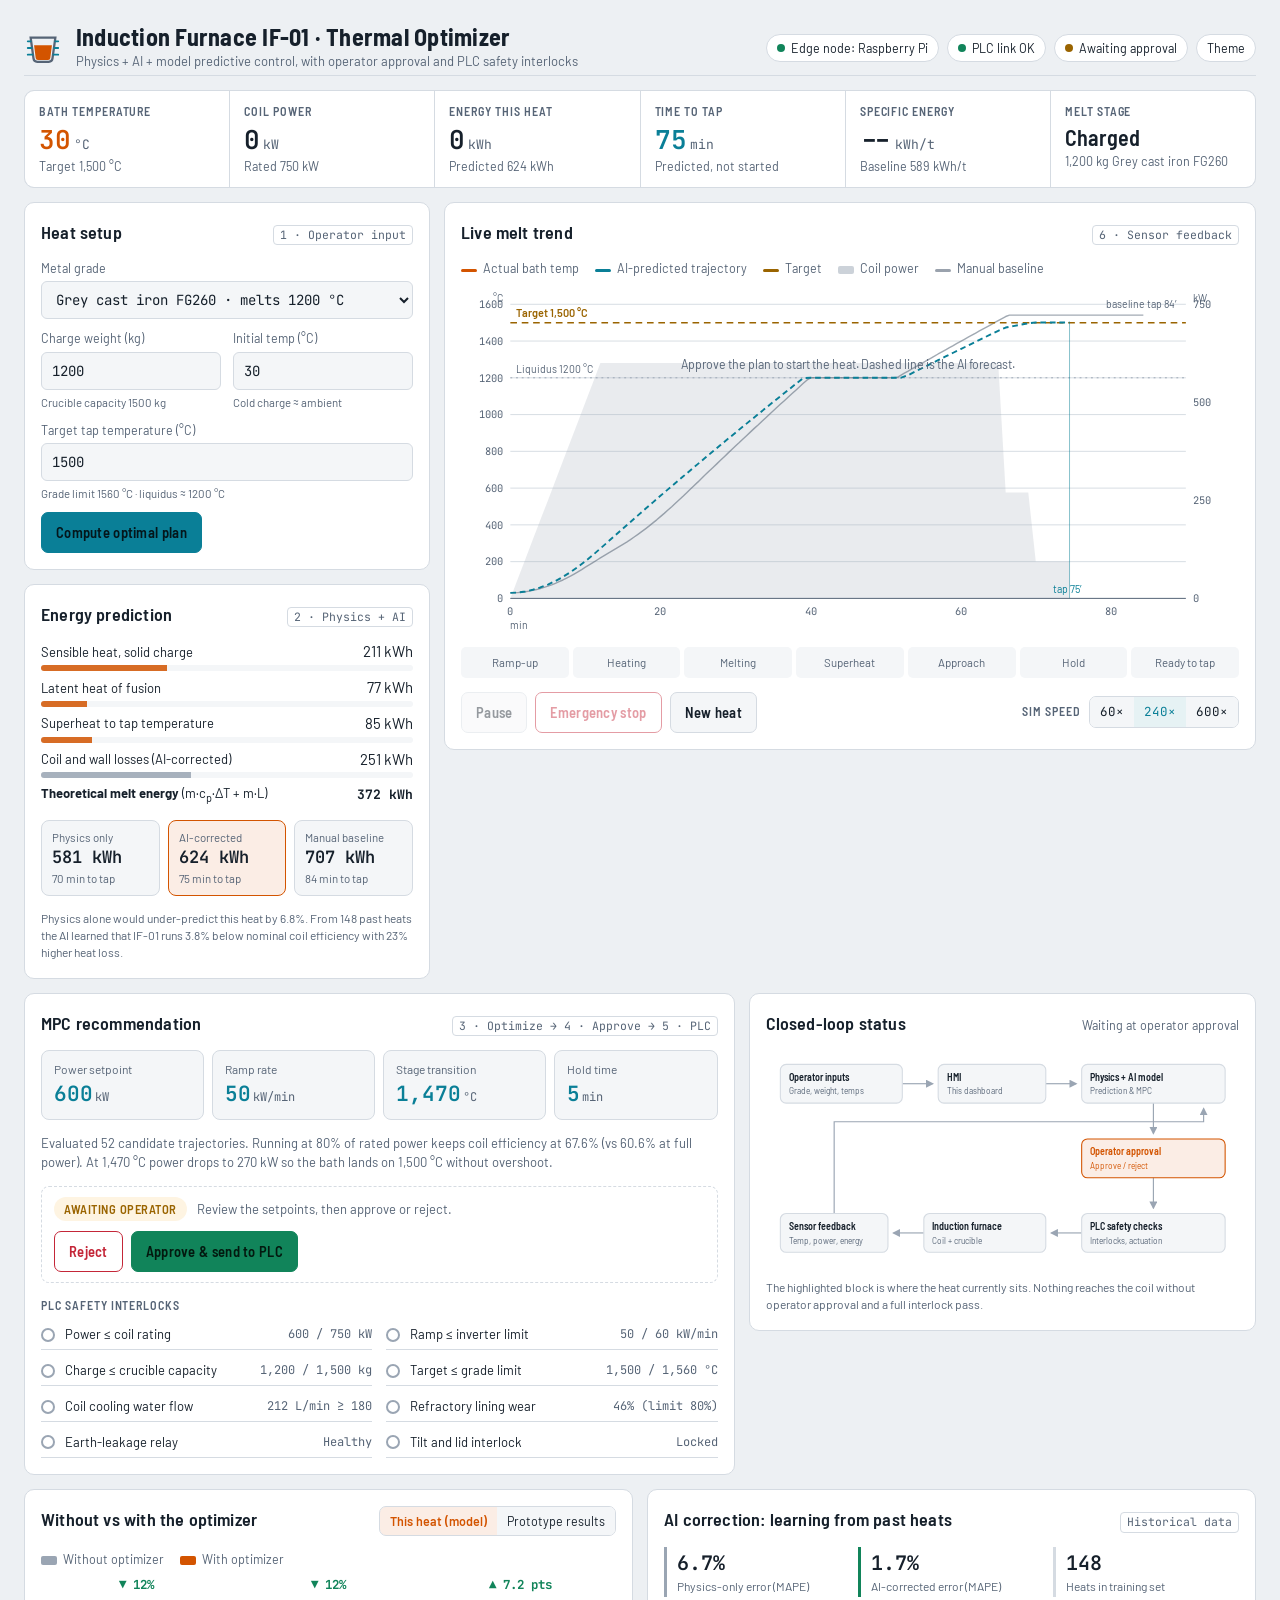
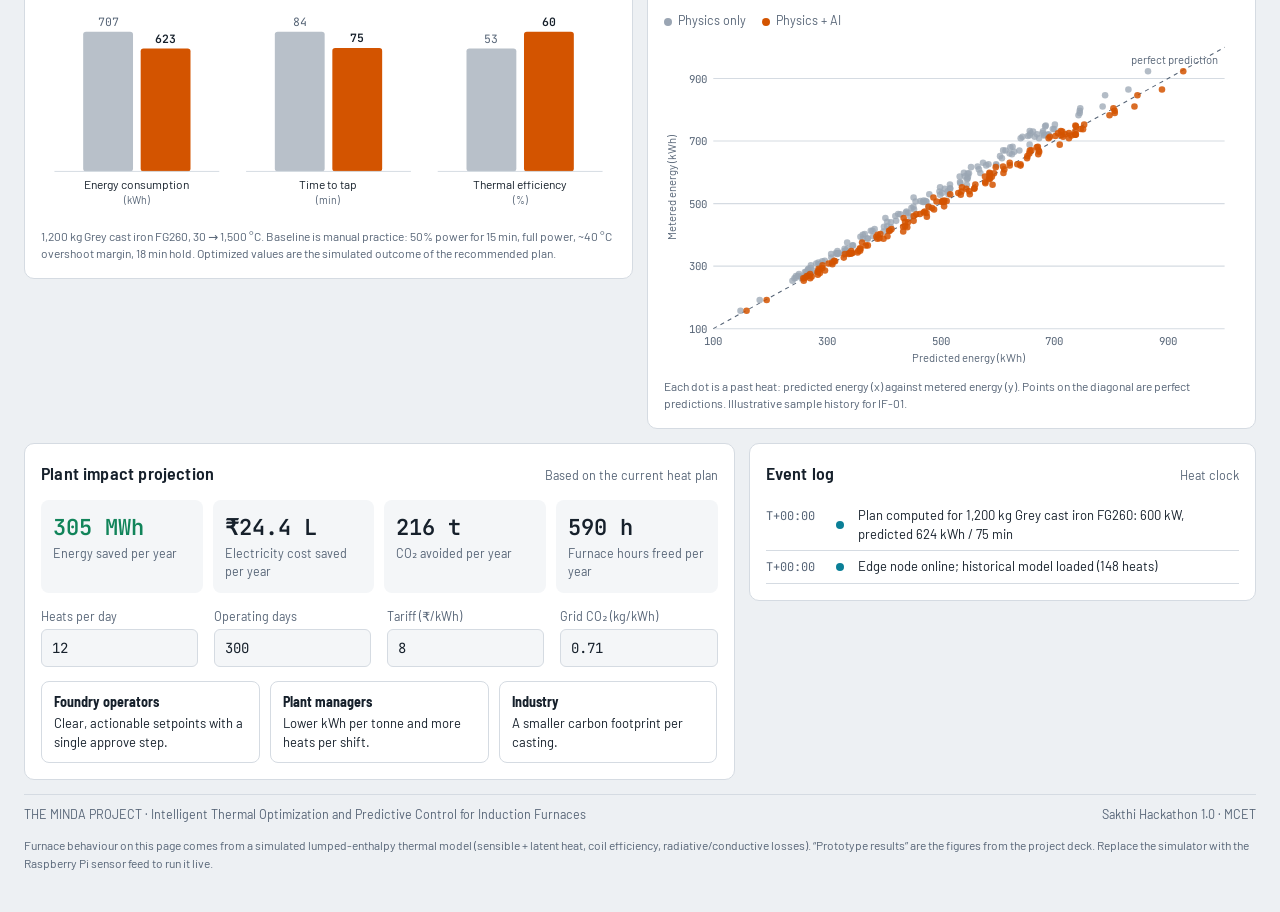
<file: dashboard/index.html>
<!doctype html><html lang="en"><head><meta charset="utf-8"><meta name="viewport" content="width=device-width,initial-scale=1,viewport-fit=cover"></head><body>
<title>Minda Furnace HMI</title>
<meta name="claude:viewport-fit-sides" content="cover">
<link rel="preconnect" href="https://fonts.googleapis.com">
<link rel="preconnect" href="https://fonts.gstatic.com" crossorigin>
<link rel="stylesheet" href="https://fonts.googleapis.com/css2?family=Barlow:wght@400;500;600&family=Barlow+Semi+Condensed:wght@500;600;700&family=JetBrains+Mono:wght@400;600&display=swap">
<style>
/* Layout: control-room HMI. Status strip on top, operator inputs left, live trend centre,
   the approve/PLC loop beneath, evidence (savings, AI learning, impact) at the bottom. */
:root{
  --bg:#0e131a; --panel:#151c26; --panel-2:#1b2431; --line:#273242; --fg:#e4e9ef; --muted:#8a97a8;
  --molten:#ff7b1c; --molten-2:#ffb15c; --molten-soft:rgba(255,123,28,.14);
  --setpoint:#49c2d8; --setpoint-soft:rgba(73,194,216,.14);
  --ok:#3fcf8e; --warn:#f3b63c; --crit:#ff5a6c; --ghost:#5d6a7c;
  --f-display:"Barlow Semi Condensed","Arial Narrow",system-ui,sans-serif;
  --f-body:"Barlow",system-ui,-apple-system,"Segoe UI",sans-serif;
  --f-mono:"JetBrains Mono",ui-monospace,"SFMono-Regular",Menlo,monospace;
  color-scheme:dark;
}
@media (prefers-color-scheme: light){ :root:not([data-theme="dark"]){
  --bg:#edf0f3; --panel:#ffffff; --panel-2:#f4f6f8; --line:#d5dbe2; --fg:#16202b; --muted:#566476;
  --molten:#d35400; --molten-2:#e9822f; --molten-soft:rgba(211,84,0,.10);
  --setpoint:#0a7f97; --setpoint-soft:rgba(10,127,151,.10);
  --ok:#11845a; --warn:#9a6400; --crit:#c42638; --ghost:#9aa5b3; color-scheme:light } }
:root[data-theme="light"]{
  --bg:#edf0f3; --panel:#ffffff; --panel-2:#f4f6f8; --line:#d5dbe2; --fg:#16202b; --muted:#566476;
  --molten:#d35400; --molten-2:#e9822f; --molten-soft:rgba(211,84,0,.10);
  --setpoint:#0a7f97; --setpoint-soft:rgba(10,127,151,.10);
  --ok:#11845a; --warn:#9a6400; --crit:#c42638; --ghost:#9aa5b3; color-scheme:light }

*{box-sizing:border-box}
body{background:var(--bg);color:var(--fg);font-family:var(--f-body);font-size:15px;line-height:1.45;
  padding-left:max(16px,env(safe-area-inset-left,0px));padding-right:max(16px,env(safe-area-inset-right,0px));padding-block:16px 32px}
.wrap{max-width:1440px;margin:0 auto;display:grid;gap:14px}
h1,h2,h3{font-family:var(--f-display);margin:0;text-wrap:balance;letter-spacing:.01em}
.mono,.num{font-family:var(--f-mono);font-variant-numeric:tabular-nums}
.label{font-family:var(--f-display);font-size:12px;font-weight:600;letter-spacing:.08em;text-transform:uppercase;color:var(--muted)}
.muted{color:var(--muted)}
button,select,input{font:inherit;color:inherit}
:focus-visible{outline:2px solid var(--setpoint);outline-offset:2px}

/* header */
header.top{display:flex;flex-wrap:wrap;align-items:center;justify-content:space-between;gap:12px 20px;padding-bottom:4px;border-bottom:1px solid var(--line)}
.brand{display:flex;align-items:center;gap:14px;min-width:0}
.crucible{width:38px;height:38px;flex:none}
.brand h1{font-size:24px;font-weight:700;line-height:1.1}
.brand p{margin:2px 0 0;font-size:13px;color:var(--muted)}
.status{display:flex;flex-wrap:wrap;gap:8px;align-items:center}
.chip{display:inline-flex;align-items:center;gap:6px;padding:4px 10px;border:1px solid var(--line);border-radius:999px;font-size:12.5px;background:var(--panel);white-space:nowrap}
.dot{width:8px;height:8px;border-radius:50%;background:var(--ok);flex:none}
.dot.warn{background:var(--warn)} .dot.crit{background:var(--crit)} .dot.idle{background:var(--ghost)}
.dot.live{animation:pulse 1.4s ease-in-out infinite}
@keyframes pulse{50%{opacity:.35}}
.themebtn{border:1px solid var(--line);background:var(--panel);border-radius:999px;padding:4px 10px;font-size:12.5px;cursor:pointer}

/* KPI strip */
.kpis{display:grid;grid-template-columns:repeat(6,minmax(0,1fr));gap:1px;background:var(--line);border:1px solid var(--line);border-radius:10px;overflow:hidden}
.kpi{background:var(--panel);padding:12px 14px;min-width:0}
.kpi .v{font-family:var(--f-mono);font-variant-numeric:tabular-nums;font-size:26px;font-weight:600;line-height:1.15;margin-top:4px;white-space:nowrap}
.kpi .v small{font-size:13px;font-weight:400;color:var(--muted);margin-left:3px}
.kpi .sub{font-size:12.5px;color:var(--muted);margin-top:2px;white-space:nowrap;overflow:hidden;text-overflow:ellipsis}
.kpi.hot .v{color:var(--molten)}
.kpi.sp .v{color:var(--setpoint)}

/* grid */
.row{display:grid;gap:14px;align-items:start}
.r1{grid-template-columns:minmax(0,4fr) minmax(0,8fr)}
.r2{grid-template-columns:minmax(0,7fr) minmax(0,5fr)}
.r3{grid-template-columns:minmax(0,6fr) minmax(0,6fr)}
.r4{grid-template-columns:minmax(0,7fr) minmax(0,5fr)}
.panel{background:var(--panel);border:1px solid var(--line);border-radius:10px;padding:16px;min-width:0;display:grid;gap:14px}
.ph{display:flex;align-items:baseline;justify-content:space-between;gap:10px;flex-wrap:wrap}
.ph h2{font-size:18px;font-weight:600}
.ph .step{font-family:var(--f-mono);font-size:11.5px;color:var(--muted);border:1px solid var(--line);border-radius:4px;padding:1px 6px}

/* form */
.form{display:grid;grid-template-columns:1fr 1fr;gap:10px 12px}
.field{display:grid;gap:4px;min-width:0}
.field.full{grid-column:1/-1}
.field label{font-size:12.5px;color:var(--muted)}
.field select,.field input{width:100%;background:var(--panel-2);border:1px solid var(--line);border-radius:6px;padding:8px 10px;font-family:var(--f-mono);font-size:14px}
.field .hint{font-size:11.5px;color:var(--muted)}
.btn{border:1px solid var(--line);background:var(--panel-2);border-radius:7px;padding:9px 14px;font-family:var(--f-display);font-weight:600;font-size:14.5px;letter-spacing:.02em;cursor:pointer;transition:filter .15s,background .15s}
.btn:hover{filter:brightness(1.12)}
.btn:disabled{opacity:.45;cursor:not-allowed;filter:none}
.btn.primary{background:var(--setpoint);border-color:var(--setpoint);color:#04161b}
.btn.go{background:var(--ok);border-color:var(--ok);color:#03190f}
.btn.stop{background:transparent;border-color:var(--crit);color:var(--crit)}
.btns{display:flex;flex-wrap:wrap;gap:8px}

/* prediction breakdown */
.breakdown{display:grid;gap:6px}
.bk{display:grid;grid-template-columns:minmax(0,1fr) auto;gap:2px 10px;align-items:center}
.bk .bar{grid-column:1/-1;height:6px;border-radius:3px;background:var(--panel-2);overflow:hidden}
.bk .bar i{display:block;height:100%;background:var(--molten);opacity:.85}
.bk.loss .bar i{background:var(--ghost)}
.bk span:first-child{font-size:13px}
.bk span:last-child{font-family:var(--f-mono);font-size:13px;font-variant-numeric:tabular-nums}
.compare{display:grid;grid-template-columns:repeat(3,minmax(0,1fr));gap:8px}
.cmp{border:1px solid var(--line);border-radius:8px;padding:8px 10px;background:var(--panel-2);min-width:0}
.cmp .n{font-family:var(--f-mono);font-size:17px;font-weight:600;font-variant-numeric:tabular-nums}
.cmp .t{font-size:11.5px;color:var(--muted)}
.cmp.ai{border-color:var(--molten);background:var(--molten-soft)}

/* trend */
.trend svg{width:100%;height:auto;display:block}
.legend{display:flex;flex-wrap:wrap;gap:6px 16px;font-size:12.5px;color:var(--muted)}
.legend i{display:inline-block;width:16px;height:3px;border-radius:2px;margin-right:6px;vertical-align:middle}
.stages{display:grid;grid-template-columns:repeat(7,minmax(0,1fr));gap:4px}
.stage{font-size:11.5px;text-align:center;padding:6px 2px;border-radius:5px;background:var(--panel-2);color:var(--muted);border:1px solid transparent;white-space:nowrap;overflow:hidden;text-overflow:ellipsis}
.stage.done{color:var(--fg)}
.stage.done::before{content:"✓ ";color:var(--ok)}
.stage.now{border-color:var(--molten);color:var(--molten);background:var(--molten-soft);font-weight:600}
.runbar{display:flex;flex-wrap:wrap;gap:10px;align-items:center;justify-content:space-between}
.speed{display:inline-flex;border:1px solid var(--line);border-radius:7px;overflow:hidden}
.speed button{border:0;background:var(--panel-2);padding:6px 10px;font-family:var(--f-mono);font-size:12.5px;cursor:pointer}
.speed button[aria-pressed="true"]{background:var(--setpoint-soft);color:var(--setpoint)}

/* recommendation */
.rec{display:grid;grid-template-columns:repeat(4,minmax(0,1fr));gap:8px}
.rp{border:1px solid var(--line);border-radius:8px;padding:10px 12px;background:var(--panel-2);min-width:0}
.rp .n{font-family:var(--f-mono);font-size:21px;font-weight:600;color:var(--setpoint);font-variant-numeric:tabular-nums;white-space:nowrap}
.rp .n small{font-size:12px;color:var(--muted);font-weight:400;margin-left:2px}
.rp .t{font-size:12px;color:var(--muted)}
.why{font-size:13px;color:var(--muted);margin:0}
.approval{display:flex;flex-wrap:wrap;align-items:center;gap:10px;justify-content:space-between;border:1px dashed var(--line);border-radius:8px;padding:10px 12px}
.pill{display:inline-flex;align-items:center;gap:6px;font-size:12.5px;font-weight:600;padding:3px 10px;border-radius:999px;font-family:var(--f-display);letter-spacing:.04em;text-transform:uppercase}
.pill.wait{background:rgba(243,182,60,.15);color:var(--warn)}
.pill.ok{background:rgba(63,207,142,.15);color:var(--ok)}
.pill.bad{background:rgba(255,90,108,.14);color:var(--crit)}
.pill.idle{background:var(--panel-2);color:var(--muted)}
.checks{display:grid;grid-template-columns:1fr 1fr;gap:6px 14px;margin:0;padding:0;list-style:none}
.checks li{display:grid;grid-template-columns:18px minmax(0,1fr) auto;gap:6px;align-items:center;font-size:13px;padding:5px 0;border-bottom:1px solid var(--line)}
.checks .ic{width:14px;height:14px;border-radius:50%;border:2px solid var(--ghost)}
.checks li.pass .ic{border-color:var(--ok);background:var(--ok)}
.checks li.fail .ic{border-color:var(--crit);background:var(--crit)}
.checks li.run .ic{border-color:var(--setpoint);border-top-color:transparent;animation:spin .7s linear infinite}
@keyframes spin{to{transform:rotate(360deg)}}
.checks .val{font-family:var(--f-mono);font-size:12px;color:var(--muted);font-variant-numeric:tabular-nums}

/* loop diagram */
.loop svg{width:100%;height:auto;display:block}
.loop .node rect{fill:var(--panel-2);stroke:var(--line);stroke-width:1.5}
.loop .node text{fill:var(--fg);font-family:var(--f-display);font-size:14px;font-weight:600}
.loop .node .s{fill:var(--muted);font-family:var(--f-body);font-size:11.5px;font-weight:400}
.loop .node.on rect{stroke:var(--molten);fill:var(--molten-soft)}
.loop .node.on text{fill:var(--molten)}
.loop .edge{stroke:var(--ghost);stroke-width:1.6;fill:none}
.loop .edge.on{stroke:var(--molten);stroke-dasharray:6 5;animation:flow .8s linear infinite}
@keyframes flow{to{stroke-dashoffset:-11}}
.loop .ah{fill:var(--ghost)}

/* bars + scatter */
.bars svg,.scatter svg{width:100%;height:auto;display:block}
.tabs{display:inline-flex;border:1px solid var(--line);border-radius:7px;overflow:hidden}
.tabs button{border:0;background:var(--panel-2);padding:5px 10px;font-size:12.5px;cursor:pointer}
.tabs button[aria-selected="true"]{background:var(--molten-soft);color:var(--molten);font-weight:600}
.stats{display:grid;grid-template-columns:repeat(3,minmax(0,1fr));gap:8px}
.st{border-left:3px solid var(--line);padding:2px 0 2px 10px;min-width:0}
.st .n{font-family:var(--f-mono);font-size:20px;font-weight:600;font-variant-numeric:tabular-nums}
.st .t{font-size:12px;color:var(--muted)}
.st.good{border-color:var(--ok)} .st.bad{border-color:var(--ghost)}

/* impact */
.impact{display:grid;grid-template-columns:repeat(4,minmax(0,1fr));gap:10px}
.imp{padding:12px;border-radius:8px;background:var(--panel-2);min-width:0}
.imp .n{font-family:var(--f-mono);font-size:22px;font-weight:600;font-variant-numeric:tabular-nums;white-space:nowrap}
.imp .t{font-size:12.5px;color:var(--muted)}
.assume{display:flex;flex-wrap:wrap;gap:10px 16px;align-items:end}
.assume .field{width:auto;min-width:120px;flex:1}
.audience{display:grid;grid-template-columns:repeat(3,minmax(0,1fr));gap:10px;margin:0;padding:0;list-style:none}
.audience li{font-size:13px;padding:10px 12px;border:1px solid var(--line);border-radius:8px;min-width:0}
.audience b{display:block;font-family:var(--f-display);font-size:14px;margin-bottom:2px}

/* log */
.log{list-style:none;margin:0;padding:0;max-height:300px;overflow:auto;display:grid;gap:0;font-size:13px}
.log li{display:grid;grid-template-columns:62px 14px minmax(0,1fr);gap:8px;padding:6px 0;border-bottom:1px solid var(--line);align-items:baseline}
.log time{font-family:var(--f-mono);font-size:12px;color:var(--muted)}
.log .lv{width:8px;height:8px;border-radius:50%;background:var(--ghost);align-self:center}
.log .lv.i{background:var(--setpoint)} .log .lv.o{background:var(--ok)} .log .lv.w{background:var(--warn)} .log .lv.c{background:var(--crit)} .log .lv.h{background:var(--molten)}

footer{display:flex;flex-wrap:wrap;gap:6px 16px;justify-content:space-between;font-size:12.5px;color:var(--muted);border-top:1px solid var(--line);padding-top:10px}
.note{font-size:12px;color:var(--muted);margin:0}

@media (max-width:1100px){
  .kpis{grid-template-columns:repeat(3,minmax(0,1fr))}
  .r1,.r2,.r3,.r4{grid-template-columns:minmax(0,1fr)}
  .impact{grid-template-columns:repeat(2,minmax(0,1fr))}
}
@media (max-width:620px){
  .kpis{grid-template-columns:repeat(2,minmax(0,1fr))}
  .kpi .v{font-size:21px}
  .rec{grid-template-columns:repeat(2,minmax(0,1fr))}
  .checks,.audience{grid-template-columns:minmax(0,1fr)}
  .stages{grid-template-columns:repeat(4,minmax(0,1fr))}
  .compare,.stats{grid-template-columns:minmax(0,1fr) minmax(0,1fr)}
  .brand h1{font-size:20px}
}
@media (prefers-reduced-motion: reduce){ *{animation:none!important;transition:none!important} }
</style>

<div class="wrap">
  <header class="top">
    <div class="brand">
      <svg class="crucible" viewBox="0 0 40 40" aria-hidden="true">
        <path d="M7 9h26l-3 22a4 4 0 0 1-4 3.5H14A4 4 0 0 1 10 31z" fill="none" stroke="var(--muted)" stroke-width="2.4"/>
        <path d="M10.6 17h18.8l-1.7 13.4a2.4 2.4 0 0 1-2.4 2.1H14.7a2.4 2.4 0 0 1-2.4-2.1z" fill="var(--molten)"/>
        <path d="M4 13h3M4 20h4M4 27h5M33 13h3M32 20h4M31 27h5" stroke="var(--setpoint)" stroke-width="2" stroke-linecap="round"/>
      </svg>
      <div>
        <h1>Induction Furnace IF-01 · Thermal Optimizer</h1>
        <p>Physics + AI + model predictive control, with operator approval and PLC safety interlocks</p>
      </div>
    </div>
    <div class="status">
      <span class="chip"><span class="dot" id="edgeDot"></span>Edge node: Raspberry Pi</span>
      <span class="chip"><span class="dot" id="plcDot"></span><span id="plcTxt">PLC link OK</span></span>
      <span class="chip"><span class="dot idle" id="modeDot"></span><span id="modeTxt">Awaiting approval</span></span>
      <button class="themebtn" id="themeBtn" type="button" aria-label="Toggle colour theme">Theme</button>
    </div>
  </header>

  <!-- KPI strip -->
  <section class="kpis" aria-label="Live furnace readings">
    <div class="kpi hot"><div class="label">Bath temperature</div><div class="v" id="kTemp">30<small>°C</small></div><div class="sub" id="kTempSub">Target 1500 °C</div></div>
    <div class="kpi"><div class="label">Coil power</div><div class="v" id="kPow">0<small>kW</small></div><div class="sub" id="kPowSub">Rated 750 kW</div></div>
    <div class="kpi"><div class="label">Energy this heat</div><div class="v" id="kEn">0<small>kWh</small></div><div class="sub" id="kEnSub">Predicted 0 kWh</div></div>
    <div class="kpi sp"><div class="label">Time to tap</div><div class="v" id="kTime">--<small>min</small></div><div class="sub" id="kTimeSub">Elapsed 0 min</div></div>
    <div class="kpi"><div class="label">Specific energy</div><div class="v" id="kSpec">--<small>kWh/t</small></div><div class="sub" id="kSpecSub">Baseline -- kWh/t</div></div>
    <div class="kpi"><div class="label">Melt stage</div><div class="v" id="kStage" style="font-family:var(--f-display);font-size:22px">Idle</div><div class="sub" id="kStageSub">No heat running</div></div>
  </section>

  <!-- Row 1: inputs + prediction | live trend -->
  <div class="row r1">
    <div class="row" style="grid-template-columns:minmax(0,1fr)">
      <section class="panel" aria-labelledby="h-in">
        <div class="ph"><h2 id="h-in">Heat setup</h2><span class="step">1 · Operator input</span></div>
        <form class="form" id="heatForm">
          <div class="field full">
            <label for="grade">Metal grade</label>
            <select id="grade"></select>
          </div>
          <div class="field">
            <label for="mass">Charge weight (kg)</label>
            <input id="mass" type="number" min="100" max="2000" step="50" value="1200">
            <span class="hint">Crucible capacity 1500 kg</span>
          </div>
          <div class="field">
            <label for="t0">Initial temp (°C)</label>
            <input id="t0" type="number" min="0" max="900" step="5" value="30">
            <span class="hint">Cold charge ≈ ambient</span>
          </div>
          <div class="field full">
            <label for="tt">Target tap temperature (°C)</label>
            <input id="tt" type="number" min="500" max="1800" step="5" value="1500">
            <span class="hint" id="ttHint">Grade limit 1560 °C</span>
          </div>
          <div class="field full btns">
            <button class="btn primary" type="submit" id="planBtn">Compute optimal plan</button>
          </div>
        </form>
      </section>

      <section class="panel" aria-labelledby="h-pred">
        <div class="ph"><h2 id="h-pred">Energy prediction</h2><span class="step">2 · Physics + AI</span></div>
        <div class="breakdown" id="breakdown"></div>
        <div class="compare">
          <div class="cmp"><div class="t">Physics only</div><div class="n" id="pPhys">--</div><div class="t" id="pPhysT">--</div></div>
          <div class="cmp ai"><div class="t">AI-corrected</div><div class="n" id="pAI">--</div><div class="t" id="pAIT">--</div></div>
          <div class="cmp"><div class="t">Manual baseline</div><div class="n" id="pBase">--</div><div class="t" id="pBaseT">--</div></div>
        </div>
        <p class="note" id="corrNote">The AI layer corrects the physics model for this furnace's own coil efficiency and heat-loss behaviour.</p>
      </section>
    </div>

    <section class="panel trend" aria-labelledby="h-trend">
      <div class="ph"><h2 id="h-trend">Live melt trend</h2><span class="step">6 · Sensor feedback</span></div>
      <div class="legend">
        <span><i style="background:var(--molten)"></i>Actual bath temp</span>
        <span><i style="background:var(--setpoint)"></i>AI-predicted trajectory</span>
        <span><i style="background:var(--warn)"></i>Target</span>
        <span><i style="background:var(--ghost);height:8px;opacity:.5"></i>Coil power</span>
        <span><i style="background:var(--muted);opacity:.6"></i>Manual baseline</span>
      </div>
      <div id="trend" role="img" aria-label="Temperature and power over time"></div>
      <div class="stages" id="stages"></div>
      <div class="runbar">
        <div class="btns">
          <button class="btn" type="button" id="pauseBtn" disabled>Pause</button>
          <button class="btn stop" type="button" id="abortBtn" disabled>Emergency stop</button>
          <button class="btn" type="button" id="resetBtn">New heat</button>
        </div>
        <div style="display:flex;gap:8px;align-items:center">
          <span class="label">Sim speed</span>
          <div class="speed" id="speed">
            <button type="button" data-s="60" aria-pressed="false">60×</button>
            <button type="button" data-s="240" aria-pressed="true">240×</button>
            <button type="button" data-s="600" aria-pressed="false">600×</button>
          </div>
        </div>
      </div>
    </section>
  </div>

  <!-- Row 2: recommendation + approval + PLC | closed loop -->
  <div class="row r2">
    <section class="panel" aria-labelledby="h-rec">
      <div class="ph"><h2 id="h-rec">MPC recommendation</h2><span class="step">3 · Optimize → 4 · Approve → 5 · PLC</span></div>
      <div class="rec">
        <div class="rp"><div class="t">Power setpoint</div><div class="n" id="rP">--</div></div>
        <div class="rp"><div class="t">Ramp rate</div><div class="n" id="rR">--</div></div>
        <div class="rp"><div class="t">Stage transition</div><div class="n" id="rS">--</div></div>
        <div class="rp"><div class="t">Hold time</div><div class="n" id="rH">--</div></div>
      </div>
      <p class="why" id="why">--</p>
      <div class="approval">
        <div style="display:flex;gap:10px;align-items:center;flex-wrap:wrap">
          <span class="pill wait" id="apPill">Awaiting operator</span>
          <span class="muted" style="font-size:13px" id="apTxt">Review the setpoints, then approve or reject.</span>
        </div>
        <div class="btns">
          <button class="btn stop" type="button" id="rejectBtn">Reject</button>
          <button class="btn go" type="button" id="approveBtn">Approve &amp; send to PLC</button>
        </div>
      </div>
      <div>
        <div class="label" style="margin-bottom:6px">PLC safety interlocks</div>
        <ul class="checks" id="checks"></ul>
      </div>
    </section>

    <section class="panel loop" aria-labelledby="h-loop">
      <div class="ph"><h2 id="h-loop">Closed-loop status</h2><span class="muted" style="font-size:12.5px" id="loopTxt">Waiting at operator approval</span></div>
      <div id="loop"></div>
      <p class="note">The highlighted block is where the heat currently sits. Nothing reaches the coil without operator approval and a full interlock pass.</p>
    </section>
  </div>

  <!-- Row 3: savings | AI learning -->
  <div class="row r3">
    <section class="panel bars" aria-labelledby="h-bars">
      <div class="ph"><h2 id="h-bars">Without vs with the optimizer</h2>
        <div class="tabs" role="tablist" id="barTabs">
          <button type="button" role="tab" aria-selected="true" data-k="heat">This heat (model)</button>
          <button type="button" role="tab" aria-selected="false" data-k="proto">Prototype results</button>
        </div>
      </div>
      <div id="bars" role="img" aria-label="Energy, melting time and efficiency comparison"></div>
      <p class="note" id="barNote">--</p>
    </section>

    <section class="panel scatter" aria-labelledby="h-ai">
      <div class="ph"><h2 id="h-ai">AI correction: learning from past heats</h2><span class="step">Historical data</span></div>
      <div class="stats">
        <div class="st bad"><div class="n" id="mapePhys">--</div><div class="t">Physics-only error (MAPE)</div></div>
        <div class="st good"><div class="n" id="mapeAI">--</div><div class="t">AI-corrected error (MAPE)</div></div>
        <div class="st"><div class="n" id="nHeats">--</div><div class="t">Heats in training set</div></div>
      </div>
      <div id="scatter" role="img" aria-label="Predicted versus actual energy for historical heats"></div>
      <p class="note">Each dot is a past heat: predicted energy (x) against metered energy (y). Points on the diagonal are perfect predictions. Illustrative sample history for IF-01.</p>
    </section>
  </div>

  <!-- Row 4: impact | log -->
  <div class="row r4">
    <section class="panel" aria-labelledby="h-imp">
      <div class="ph"><h2 id="h-imp">Plant impact projection</h2><span class="muted" style="font-size:12.5px">Based on the current heat plan</span></div>
      <div class="impact">
        <div class="imp"><div class="n" id="iEn" style="color:var(--ok)">--</div><div class="t">Energy saved per year</div></div>
        <div class="imp"><div class="n" id="iCost">--</div><div class="t">Electricity cost saved per year</div></div>
        <div class="imp"><div class="n" id="iCO2">--</div><div class="t">CO₂ avoided per year</div></div>
        <div class="imp"><div class="n" id="iHrs">--</div><div class="t">Furnace hours freed per year</div></div>
      </div>
      <form class="assume" id="assume" onsubmit="return false">
        <div class="field"><label for="aHeats">Heats per day</label><input id="aHeats" type="number" min="1" max="40" value="12"></div>
        <div class="field"><label for="aDays">Operating days</label><input id="aDays" type="number" min="1" max="365" value="300"></div>
        <div class="field"><label for="aTariff">Tariff (₹/kWh)</label><input id="aTariff" type="number" min="1" max="30" step="0.5" value="8"></div>
        <div class="field"><label for="aGrid">Grid CO₂ (kg/kWh)</label><input id="aGrid" type="number" min="0" max="2" step="0.01" value="0.71"></div>
      </form>
      <ul class="audience">
        <li><b>Foundry operators</b>Clear, actionable setpoints with a single approve step.</li>
        <li><b>Plant managers</b>Lower kWh per tonne and more heats per shift.</li>
        <li><b>Industry</b>A smaller carbon footprint per casting.</li>
      </ul>
    </section>

    <section class="panel" aria-labelledby="h-log">
      <div class="ph"><h2 id="h-log">Event log</h2><span class="muted" style="font-size:12.5px">Heat clock</span></div>
      <ul class="log" id="log"></ul>
    </section>
  </div>

  <footer>
    <span>THE MINDA PROJECT · Intelligent Thermal Optimization and Predictive Control for Induction Furnaces</span>
    <span>Sakthi Hackathon 1.0 · MCET</span>
  </footer>
  <p class="note">Furnace behaviour on this page comes from a simulated lumped-enthalpy thermal model (sensible + latent heat, coil efficiency, radiative/conductive losses). “Prototype results” are the figures from the project deck. Replace the simulator with the Raspberry Pi sensor feed to run it live.</p>
</div>

<script>
/* ===================== Thermal model ===================== */
const GRADES = {
  gci:{name:'Grey cast iron FG260', cps:540, L:230e3, cpl:850, Tm:1200, tgt:1500, max:1560, hold:5},
  sgi:{name:'SG iron 500/7',        cps:540, L:230e3, cpl:850, Tm:1150, tgt:1480, max:1540, hold:6},
  cs: {name:'Carbon steel C20',     cps:620, L:270e3, cpl:820, Tm:1510, tgt:1620, max:1680, hold:4},
  ss: {name:'Stainless steel 304',  cps:600, L:280e3, cpl:800, Tm:1450, tgt:1600, max:1650, hold:4},
  al: {name:'Aluminium A356',       cps:1000,L:390e3, cpl:1180,Tm:615,  tgt:720,  max:780,  hold:3},
  cu: {name:'Copper ETP',           cps:420, L:205e3, cpl:500, Tm:1085, tgt:1200, max:1250, hold:3}
};
const FURNACE = {cap:1500, Prated:750, rampMax:60, Ta:30, K:0.040};   // K: kW lost per °C above ambient
const PLANT   = {etaMul:0.965, kMul:1.25};   // how IF-01 actually behaves (worn lining, older coil)
const LEARNED = {etaMul:0.962, kMul:1.23};   // what the AI learned from historical heats
const NOMINAL = {etaMul:1, kMul:1};          // textbook physics
const BASE_PRACTICE = {ramp:40, preheat:{frac:0.5,min:15}, overshoot:40, holdMin:18};

const eta = P => 0.80 - 0.17*Math.pow(Math.max(P,0)/FURNACE.Prated, 2.5);
const Hof = (g,T) => T<g.Tm ? g.cps*T : g.cps*g.Tm + g.L + g.cpl*(T-g.Tm);
function Tof(g,H){ const h1=g.cps*g.Tm, h2=h1+g.L; if(H<h1) return H/g.cps; if(H<h2) return g.Tm; return g.Tm+(H-h2)/g.cpl; }
function meltFrac(g,H){ const h1=g.cps*g.Tm; return Math.min(1,Math.max(0,(H-h1)/g.L)); }

function makeSim(o){
  const g=o.g, s={t:0,H:Hof(g,o.T0),P:0,E:0,phase:'ramp',hold:0,done:false,T:o.T0,tReach:null,aborted:false};
  const target=o.Tt+(o.overshoot||0);
  s.step=function(dt){
    if(s.done) return;
    const T=Tof(g,s.H), loss=FURNACE.K*o.kMul*(T-FURNACE.Ta);
    if(s.phase!=='hold' && T>=target){ s.phase='hold'; s.tReach=s.t; }
    if(s.phase==='hold'){ s.P=loss/(eta(s.P||100)*o.etaMul); s.hold+=dt; }
    else{
      let Pd;
      if(o.preheat && s.t<o.preheat.min*60) Pd=o.P*o.preheat.frac;
      else if(T>=o.stageT) Pd=o.P*o.stageFrac; else Pd=o.P;
      s.P = Pd>s.P ? Math.min(Pd, s.P+o.ramp*dt/60) : Pd;
      const h1=g.cps*g.Tm;
      s.phase = s.t<60*3 && s.P<Pd-1 ? 'ramp' : (s.H<h1 ? 'heat' : (s.H<h1+g.L ? 'melt' : (T>=o.stageT ? 'approach' : 'superheat')));
    }
    s.H += (eta(s.P)*o.etaMul*s.P - loss)*1000*dt/o.m;
    s.E += s.P*dt/3600; s.t += dt; s.T = Tof(g,s.H);
    if(s.phase==='hold' && s.hold>=o.holdMin*60){ s.done=true; s.phase='tap'; }
    if(s.t>6*3600) s.done=true;
  };
  return s;
}
function simulate(o,every){
  const s=makeSim(o), out=[[0,o.T0,0]]; every=every||30; let k=0;
  while(!s.done){ s.step(10); if((++k)%(every/10)===0) out.push([s.t/60,s.T,s.P]); }
  out.push([s.t/60,s.T,s.P]);
  return {E:s.E, t:s.t/60, tReach:(s.tReach||s.t)/60, samples:out};
}
const TIME_COST = 25; // ₹ per furnace-minute (production value)
function optimise(g,m,T0,Tt,tariff){
  const ramp = Math.min(FURNACE.rampMax, T0<200?50:60); let best=null, n=0;
  for(let f=0.4; f<=1.0001; f+=0.05) for(const off of [30,50,70,90]){
    if(Tt-off<=Math.max(T0,g.Tm)) continue;
    const o={g,m,T0,Tt,P:Math.round(FURNACE.Prated*f/5)*5,ramp,stageT:Tt-off,stageFrac:0.45,holdMin:g.hold,...LEARNED};
    const r=simulate(o,60); n++;
    const J=r.E*tariff + r.t*TIME_COST;
    if(!best||J<best.J) best={J,o,r};
  }
  if(!best){ const o={g,m,T0,Tt,P:Math.round(FURNACE.Prated*0.8),ramp,stageT:Tt-10,stageFrac:0.45,holdMin:g.hold,...LEARNED}; best={o,r:simulate(o,60)}; }
  best.n=n; return best;
}
function baselineOpts(g,m,T0,Tt){ return {g,m,T0,Tt,P:FURNACE.Prated,stageT:Infinity,stageFrac:1,...BASE_PRACTICE,...PLANT}; }

/* ===================== Seeded historical data ===================== */
function rng(seed){ return function(){ seed|=0; seed=seed+0x6D2B79F5|0; let t=Math.imul(seed^seed>>>15,1|seed); t=t+Math.imul(t^t>>>7,61|t)^t; return ((t^t>>>14)>>>0)/4294967296; }; }
function gauss(r){ return Math.sqrt(-2*Math.log(r()+1e-9))*Math.cos(2*Math.PI*r()); }
const HIST=(function(){
  const r=rng(1907), keys=['gci','gci','gci','sgi','sgi','cs','ss','al','cu'], out=[];
  for(let i=0;i<148;i++){
    const g=GRADES[keys[Math.floor(r()*keys.length)]];
    const m=Math.round((500+r()*1000)/50)*50, P=Math.round((0.6+r()*0.4)*FURNACE.Prated);
    const o={g,m,T0:30,Tt:g.tgt,P,ramp:50,stageT:g.tgt-50,stageFrac:0.45,holdMin:g.hold};
    const phys=simulate({...o,...NOMINAL},300).E, ai=simulate({...o,...LEARNED},300).E;
    const actual=simulate({...o,...PLANT},300).E*(1+gauss(r)*0.022);
    out.push({phys,ai,actual});
  }
  return out;
})();

/* ===================== State ===================== */
const $=id=>document.getElementById(id);
const S={plan:null,base:null,phys:null,state:'await',sim:null,samples:[],speed:240,paused:false,lastFrame:0,
  checksDone:false,logT:0,nextReplan:5,stagesSeen:new Set(),barMode:'heat',started:false};
const fmt=(v,d=0)=>Number(v).toLocaleString('en-IN',{maximumFractionDigits:d,minimumFractionDigits:d});
const clock=min=>{const m=Math.max(0,Math.floor(min)), s=Math.floor((min-m)*60); return String(m).padStart(2,'0')+':'+String(s).padStart(2,'0');};

function log(msg,lv){
  const li=document.createElement('li');
  const t=S.sim?S.sim.t/60:0;
  li.innerHTML=`<time>T+${clock(t)}</time><span class="lv ${lv||''}"></span><span></span>`;
  li.lastChild.textContent=msg;
  $('log').prepend(li);
}

/* ===================== Inputs ===================== */
const gradeSel=$('grade');
for(const [k,g] of Object.entries(GRADES)){ const o=document.createElement('option'); o.value=k; o.textContent=`${g.name} · melts ${g.Tm} °C`; gradeSel.appendChild(o); }
gradeSel.addEventListener('change',()=>{ const g=GRADES[gradeSel.value]; $('tt').value=g.tgt; $('ttHint').textContent=`Grade limit ${g.max} °C · liquidus ≈ ${g.Tm} °C`; });

function readInputs(){
  const g=GRADES[gradeSel.value];
  return {g, m:+$('mass').value||1200, T0:+$('t0').value||30, Tt:+$('tt').value||g.tgt, tariff:+$('aTariff').value||8};
}

/* ===================== Plan ===================== */
function computePlan(silent){
  stopRun();
  const I=readInputs(), g=I.g;
  const best=optimise(g,I.m,I.T0,I.Tt,I.tariff);
  S.plan=best; S.inputs=I;
  S.phys=simulate({...best.o,...NOMINAL});
  S.base=simulate(baselineOpts(g,I.m,I.T0,I.Tt));
  S.actualPreview=simulate({...best.o,...PLANT});
  S.state='await'; S.samples=[]; S.sim=null; S.checksDone=false; S.stagesSeen=new Set(); S.nextReplan=5;

  // breakdown (theoretical heat content)
  const m=I.m, solid=m*g.cps*(Math.min(I.Tt,g.Tm)-I.T0)/3.6e6, latent=I.T0<g.Tm&&I.Tt>=g.Tm?m*g.L/3.6e6:0,
        superh=I.Tt>g.Tm?m*g.cpl*(I.Tt-Math.max(g.Tm,I.T0))/3.6e6:0, theo=solid+latent+superh,
        losses=Math.max(0,best.r.E-theo), total=best.r.E;
  const rows=[['Sensible heat, solid charge',solid],['Latent heat of fusion',latent],['Superheat to tap temperature',superh],['Coil and wall losses (AI-corrected)',losses,'loss']];
  $('breakdown').innerHTML=rows.map(([n,v,c])=>`<div class="bk ${c||''}"><span>${n}</span><span>${fmt(v)} kWh</span><div class="bar"><i style="width:${(100*v/total).toFixed(1)}%"></i></div></div>`).join('')+
    `<div class="bk"><span><b>Theoretical melt energy</b> (m·c<sub>p</sub>·ΔT + m·L)</span><span><b>${fmt(theo)} kWh</b></span></div>`;
  $('pPhys').textContent=fmt(S.phys.E)+' kWh'; $('pPhysT').textContent=fmt(S.phys.t)+' min to tap';
  $('pAI').textContent=fmt(best.r.E)+' kWh';   $('pAIT').textContent=fmt(best.r.t)+' min to tap';
  $('pBase').textContent=fmt(S.base.E)+' kWh'; $('pBaseT').textContent=fmt(S.base.t)+' min to tap';
  $('corrNote').textContent=`Physics alone would under-predict this heat by ${fmt(100*(1-S.phys.E/best.r.E),1)}%. From ${HIST.length} past heats the AI learned that IF-01 runs ${fmt((1-LEARNED.etaMul)*100,1)}% below nominal coil efficiency with ${fmt((LEARNED.kMul-1)*100)}% higher heat loss.`;

  // recommendation
  const o=best.o;
  $('rP').innerHTML=`${fmt(o.P)}<small>kW</small>`;
  $('rR').innerHTML=`${o.ramp}<small>kW/min</small>`;
  $('rS').innerHTML=`${fmt(o.stageT)}<small>°C</small>`;
  $('rH').innerHTML=`${o.holdMin}<small>min</small>`;
  $('why').textContent=`Evaluated ${best.n} candidate trajectories. Running at ${fmt(100*o.P/FURNACE.Prated)}% of rated power keeps coil efficiency at ${fmt(eta(o.P)*100*LEARNED.etaMul,1)}% (vs ${fmt(eta(FURNACE.Prated)*100*LEARNED.etaMul,1)}% at full power). At ${fmt(o.stageT)} °C power drops to ${fmt(o.P*o.stageFrac)} kW so the bath lands on ${fmt(I.Tt)} °C without overshoot.`;

  setApproval('wait'); renderChecks(); setMode('await');
  $('kTempSub').textContent=`Target ${fmt(I.Tt)} °C`;
  $('kEnSub').textContent=`Predicted ${fmt(best.r.E)} kWh`;
  $('kSpecSub').textContent=`Baseline ${fmt(S.base.E/I.m*1000)} kWh/t`;
  $('kTime').innerHTML=`${fmt(best.r.t)}<small>min</small>`; $('kTimeSub').textContent='Predicted, not started';
  $('kTemp').innerHTML=`${fmt(I.T0)}<small>°C</small>`; $('kPow').innerHTML=`0<small>kW</small>`; $('kEn').innerHTML=`0<small>kWh</small>`; $('kSpec').innerHTML=`--<small>kWh/t</small>`;
  $('kStage').textContent='Charged'; $('kStageSub').textContent=`${fmt(I.m)} kg ${g.name}`;
  renderStages(null); drawTrend(); drawBars(); updateImpact();
  if(!silent) log(`Plan computed for ${fmt(I.m)} kg ${g.name}: ${fmt(o.P)} kW, predicted ${fmt(best.r.E)} kWh / ${fmt(best.r.t)} min`,'i');
}

/* ===================== Approval + PLC ===================== */
function interlocks(){
  const I=S.inputs, o=S.plan.o;
  return [
    ['Power ≤ coil rating', o.P<=FURNACE.Prated, `${fmt(o.P)} / ${FURNACE.Prated} kW`],
    ['Ramp ≤ inverter limit', o.ramp<=FURNACE.rampMax, `${o.ramp} / ${FURNACE.rampMax} kW/min`],
    ['Charge ≤ crucible capacity', I.m<=FURNACE.cap, `${fmt(I.m)} / ${fmt(FURNACE.cap)} kg`],
    ['Target ≤ grade limit', I.Tt<=I.g.max, `${fmt(I.Tt)} / ${fmt(I.g.max)} °C`],
    ['Coil cooling water flow', true, '212 L/min ≥ 180'],
    ['Refractory lining wear', true, '46% (limit 80%)'],
    ['Earth-leakage relay', true, 'Healthy'],
    ['Tilt and lid interlock', true, 'Locked']
  ];
}
function renderChecks(states){
  const L=interlocks();
  $('checks').innerHTML=L.map((c,i)=>`<li class="${states?states[i]||'':''}"><span class="ic"></span><span>${c[0]}</span><span class="val">${c[2]}</span></li>`).join('');
}
function setApproval(k,txt){
  const p=$('apPill'), map={wait:['wait','Awaiting operator'],ok:['ok','Approved'],bad:['bad','Rejected'],blocked:['bad','Blocked by PLC'],run:['ok','Actuated'],done:['idle','Heat complete'],stop:['bad','E-stop']};
  p.className='pill '+map[k][0]; p.textContent=map[k][1];
  $('apTxt').textContent=txt||({wait:'Review the setpoints, then approve or reject.',bad:'Plan discarded. Adjust the heat setup and compute again.'}[k]||'');
  const pending=k==='wait'; $('approveBtn').disabled=!pending; $('rejectBtn').disabled=!pending;
}
function approve(){
  if(S.state!=='await') return;
  setApproval('ok','Running PLC safety interlocks…'); S.state='checking'; setMode('checking');
  log('Operator approved setpoints','o');
  const L=interlocks(), st=L.map(()=>''); let i=0;
  (function next(){
    if(i>0) st[i-1]=L[i-1][1]?'pass':'fail';
    if(i>0 && !L[i-1][1]){ renderChecks(st); S.state='blocked'; setApproval('blocked',`“${L[i-1][0]}” failed. Setpoints were not sent to the coil.`); setMode('blocked'); log(`PLC interlock failed: ${L[i-1][0]} (${L[i-1][2]})`,'c'); return; }
    if(i>=L.length){ renderChecks(st); S.checksDone=true; startRun(); return; }
    st[i]='run'; renderChecks(st); i++; setTimeout(next, 170);
  })();
}
function reject(){
  if(S.state!=='await') return;
  S.state='rejected'; setApproval('bad'); setMode('rejected'); log('Operator rejected the recommendation','w');
}

/* ===================== Live run ===================== */
function startRun(){
  S.sim=makeSim({...S.plan.o,...PLANT}); S.samples=[[0,S.inputs.T0,0]]; S.state='running'; S.paused=false; S.noise=rng(42);
  setApproval('run','Setpoints actuated. The MPC re-checks the trajectory every 5 minutes.'); setMode('running');
  $('pauseBtn').disabled=false; $('abortBtn').disabled=false; $('pauseBtn').textContent='Pause';
  log(`PLC accepted setpoints: ${fmt(S.plan.o.P)} kW, ramp ${S.plan.o.ramp} kW/min`,'o');
  S.lastFrame=performance.now(); requestAnimationFrame(tick);
}
function stopRun(){ if(S.state==='running') S.state='stopped'; $('pauseBtn').disabled=true; $('abortBtn').disabled=true; }
const STAGES=[['ramp','Ramp-up'],['heat','Heating'],['melt','Melting'],['superheat','Superheat'],['approach','Approach'],['hold','Hold'],['tap','Ready to tap']];
const STAGE_NAME=Object.fromEntries(STAGES);
function renderStages(cur){
  const idx=STAGES.findIndex(s=>s[0]===cur);
  $('stages').innerHTML=STAGES.map((s,i)=>`<div class="stage ${i<idx||(cur==='tap'&&i===idx)?'done':''} ${i===idx&&cur!=='tap'?'now':''}">${s[1]}</div>`).join('');
}
function tick(now){
  if(S.state!=='running') return;
  const dtReal=Math.min(0.1,(now-S.lastFrame)/1000); S.lastFrame=now;
  if(!S.paused){
    let simDt=dtReal*S.speed;
    while(simDt>0 && !S.sim.done){ const d=Math.min(10,simDt); S.sim.step(d); simDt-=d; }
    const s=S.sim, tm=s.t/60;
    const last=S.samples[S.samples.length-1];
    if(tm-last[0]>=0.25 || s.done) S.samples.push([tm, s.T + gauss(S.noise)*1.6, s.P]);
    if(!S.stagesSeen.has(s.phase)){ S.stagesSeen.add(s.phase);
      const msg={heat:'Coil at setpoint; solid charge heating',melt:`Liquidus reached (${S.inputs.g.Tm} °C); melting`,superheat:'Charge fully molten; superheating',approach:`Stage transition at ${fmt(S.plan.o.stageT)} °C: power reduced to ${fmt(S.plan.o.P*S.plan.o.stageFrac)} kW`,hold:`Target ${fmt(S.inputs.Tt)} °C reached; holding for chemistry check`,tap:'Hold complete. Ready to tap.'}[s.phase];
      if(msg) log(msg, s.phase==='tap'?'o':'h');
    }
    if(tm>=S.nextReplan && !s.done){ S.nextReplan+=5; replan(); }
    updateLive();
    if(s.done){ finishRun(); }
  }
  drawTrend();
  if(S.state==='running') requestAnimationFrame(tick);
}
function predictRemaining(){
  // receding-horizon forecast from the current measured state, using the learned model
  const s=S.sim, o=S.plan.o, f=makeSim({...o,...LEARNED,T0:s.T});
  f.H=s.H; f.P=s.P; f.t=s.t; f.phase=s.phase==='hold'?'hold':s.phase; f.hold=s.hold; f.E=s.E;
  while(!f.done) f.step(20);
  return {tLeft:(f.t-s.t)/60, E:f.E};
}
function replan(){
  const s=S.sim, tm=s.t/60;
  const pred=S.plan.r.samples, j=pred.findIndex(p=>p[0]>=tm);
  let pT=S.inputs.Tt; if(j>0){ const a=pred[j-1], b=pred[j], f=(tm-a[0])/((b[0]-a[0])||1); pT=a[1]+(b[1]-a[1])*f; } else if(j===0) pT=pred[0][1];
  const dev=s.T-pT;
  log(`MPC re-check: ${dev>=0?'+':''}${fmt(dev,1)} °C vs trajectory, ${Math.abs(dev)<15?'on track':'compensating'}`, Math.abs(dev)<15?'i':'w');
}
function updateLive(){
  const s=S.sim, I=S.inputs, last=S.samples[S.samples.length-1];
  $('kTemp').innerHTML=`${fmt(last[1])}<small>°C</small>`;
  $('kPow').innerHTML=`${fmt(s.P)}<small>kW</small>`; $('kPowSub').textContent=`${fmt(100*s.P/FURNACE.Prated)}% of 750 kW rated`;
  $('kEn').innerHTML=`${fmt(s.E)}<small>kWh</small>`;
  const f=predictRemaining();
  $('kTime').innerHTML=`${fmt(s.done?0:f.tLeft)}<small>min</small>`; $('kTimeSub').textContent=`Elapsed ${clock(s.t/60)} · forecast ${fmt(f.E)} kWh`;
  $('kSpec').innerHTML=`${fmt(s.E/I.m*1000)}<small>kWh/t</small>`;
  $('kStage').textContent=STAGE_NAME[s.phase]||s.phase;
  const mf=meltFrac(I.g,s.H);
  $('kStageSub').textContent= mf>0&&mf<1 ? `${fmt(mf*100)}% molten` : (s.phase==='hold'?`Hold ${clock(s.hold/60)} of ${S.plan.o.holdMin}:00`: (mf>=1?'Fully molten':'Solid charge'));
  renderStages(s.phase);
}
function finishRun(){
  S.state='done'; $('pauseBtn').disabled=true; $('abortBtn').disabled=true;
  const s=S.sim, b=S.base;
  setApproval('done',`Used ${fmt(s.E)} kWh in ${fmt(s.t/60)} min. Manual practice would need ${fmt(b.E)} kWh in ${fmt(b.t)} min.`);
  setMode('done'); log(`Heat complete: ${fmt(s.E)} kWh, ${fmt(s.t/60)} min (${fmt(100*(1-s.E/b.E),1)}% less energy, ${fmt(100*(1-s.t/60/b.t),1)}% faster than baseline)`,'o');
  updateLive(); drawBars();
}

/* ===================== Mode / loop diagram ===================== */
const LOOP_NODES=[
  {id:'in',  x:20, y:20, w:170,h:54, t:'Operator inputs', s:'Grade, weight, temps'},
  {id:'hmi', x:240,y:20, w:150,h:54, t:'HMI', s:'This dashboard'},
  {id:'ai',  x:440,y:20, w:200,h:54, t:'Physics + AI model', s:'Prediction & MPC'},
  {id:'ap',  x:440,y:124,w:200,h:54, t:'Operator approval', s:'Approve / reject'},
  {id:'plc', x:440,y:228,w:200,h:54, t:'PLC safety checks', s:'Interlocks, actuation'},
  {id:'fur', x:220,y:228,w:170,h:54, t:'Induction furnace', s:'Coil + crucible'},
  {id:'fb',  x:20, y:228,w:150,h:54, t:'Sensor feedback', s:'Temp, power, energy'}
];
const LOOP_EDGES=[['in','hmi','M190 47H232'],['hmi','ai','M390 47H432'],['ai','ap','M540 74V116'],['ap','plc','M540 178V220'],['plc','fur','M440 255H398'],['fur','fb','M220 255H178'],['fb','ai','M95 228V100H610V82']];
function drawLoop(active){
  const on=new Set(active);
  let h=`<svg viewBox="0 0 660 300" aria-label="Closed-loop control diagram">`;
  h+=`<defs><marker id="ah" viewBox="0 0 10 10" refX="8" refY="5" markerWidth="7" markerHeight="7" orient="auto-start-reverse"><path d="M0 0L10 5L0 10z" class="ah"/></marker></defs>`;
  for(const [a,b,d] of LOOP_EDGES) h+=`<path d="${d}" class="edge ${on.has(a)&&on.has(b)?'on':''}" marker-end="url(#ah)"/>`;
  for(const n of LOOP_NODES) h+=`<g class="node ${on.has(n.id)?'on':''}"><rect x="${n.x}" y="${n.y}" width="${n.w}" height="${n.h}" rx="8"/><text x="${n.x+12}" y="${n.y+23}">${n.t}</text><text class="s" x="${n.x+12}" y="${n.y+42}">${n.s}</text></g>`;
  $('loop').innerHTML=h+`</svg>`;
}
function setMode(m){
  const M={
    await:['warn','Awaiting approval',['ap'],'Waiting at operator approval'],
    checking:['live','PLC checking',['ap','plc'],'Approved; PLC interlocks running'],
    blocked:['crit','Blocked by PLC',['plc'],'PLC refused the setpoints'],
    rejected:['crit','Plan rejected',['in','hmi'],'Back to operator input'],
    running:['live ok','Closed loop active',['ai','ap','plc','fur','fb'],'Heat running under closed-loop control'],
    done:['ok','Ready to tap',['fur'],'Heat complete, ready to tap'],
    stop:['crit','Emergency stop',['plc'],'Coil de-energised by E-stop']
  }[m];
  const d=$('modeDot'); d.className='dot '+(M[0].includes('crit')?'crit':M[0].includes('warn')?'warn':'')+(M[0].includes('live')?' live':'');
  $('modeTxt').textContent=M[1]; $('loopTxt').textContent=M[3]; drawLoop(M[2]);
  $('plcDot').className='dot '+(m==='blocked'||m==='stop'?'crit':''); $('plcTxt').textContent=m==='blocked'?'PLC interlock tripped':m==='stop'?'PLC: E-stop':'PLC link OK';
}

/* ===================== Trend chart ===================== */
function niceMax(v,step){ return Math.ceil(v/step)*step; }
function drawTrend(){
  if(!S.plan) return;
  const W=820,H=360,ml=52,mr=56,mt=14,mb=36, pw=W-ml-mr, ph=H-mt-mb;
  const pred=S.plan.r.samples, base=S.base.samples, I=S.inputs;
  const tMax=niceMax(Math.max(S.base.t,S.plan.r.t,S.sim?S.sim.t/60:0)+2,10);
  const yMax=niceMax(Math.max(I.Tt+60,I.g.max),200), yMin=0;
  const x=t=>ml+pw*t/tMax, y=T=>mt+ph*(1-(T-yMin)/(yMax-yMin)), yp=P=>mt+ph*(1-P/FURNACE.Prated);
  let g=`<svg viewBox="0 0 ${W} ${H}">`;
  // grid
  for(let T=0;T<=yMax;T+=200){ g+=`<line x1="${ml}" x2="${W-mr}" y1="${y(T)}" y2="${y(T)}" stroke="var(--line)" stroke-width="1"/><text x="${ml-8}" y="${y(T)+4}" text-anchor="end" font-size="11" fill="var(--muted)" font-family="var(--f-mono)">${T}</text>`; }
  const xs=tMax<=60?10:tMax<=120?20:30;
  for(let t=0;t<=tMax;t+=xs){ g+=`<text x="${x(t)}" y="${H-mb+18}" text-anchor="middle" font-size="11" fill="var(--muted)" font-family="var(--f-mono)">${t}</text>`; }
  for(let P=0;P<=FURNACE.Prated;P+=250){ g+=`<text x="${W-mr+8}" y="${yp(P)+4}" font-size="11" fill="var(--muted)" font-family="var(--f-mono)">${P}</text>`; }
  g+=`<text x="${ml}" y="${H-4}" font-size="11" fill="var(--muted)">min</text><text x="${ml-8}" y="${mt-2}" text-anchor="end" font-size="11" fill="var(--muted)">°C</text><text x="${W-mr+8}" y="${mt-2}" font-size="11" fill="var(--muted)">kW</text>`;
  // liquidus band
  g+=`<line x1="${ml}" x2="${W-mr}" y1="${y(I.g.Tm)}" y2="${y(I.g.Tm)}" stroke="var(--ghost)" stroke-dasharray="2 4"/><text x="${ml+6}" y="${y(I.g.Tm)-5}" font-size="11" fill="var(--muted)">Liquidus ${I.g.Tm} °C</text>`;
  // power area (actual run, else planned)
  const pSrc=S.sim?S.samples:pred;
  if(pSrc.length>1){ let d=`M${x(pSrc[0][0])} ${yp(0)}`; for(const p of pSrc) d+=`L${x(p[0]).toFixed(1)} ${yp(p[2]).toFixed(1)}`; d+=`L${x(pSrc[pSrc.length-1][0])} ${yp(0)}Z`; g+=`<path d="${d}" fill="var(--ghost)" opacity=".22"/>`; }
  const line=(arr,stroke,w,dash,op)=>{ let d=''; arr.forEach((p,i)=>d+=(i?'L':'M')+x(p[0]).toFixed(1)+' '+y(p[1]).toFixed(1)); return `<path d="${d}" fill="none" stroke="${stroke}" stroke-width="${w}" ${dash?`stroke-dasharray="${dash}"`:''} opacity="${op||1}" stroke-linejoin="round"/>`; };
  g+=line(base,'var(--muted)',1.5,'',.55);
  // target
  g+=`<line x1="${ml}" x2="${W-mr}" y1="${y(I.Tt)}" y2="${y(I.Tt)}" stroke="var(--warn)" stroke-width="1.5" stroke-dasharray="7 5"/><text x="${ml+6}" y="${y(I.Tt)-6}" font-size="11.5" fill="var(--warn)" font-weight="600">Target ${fmt(I.Tt)} °C</text>`;
  g+=line(pred,'var(--setpoint)',2,'6 4');
  if(S.sim && S.samples.length>1){
    g+=line(S.samples,'var(--molten)',2.6);
    const L=S.samples[S.samples.length-1];
    g+=`<circle cx="${x(L[0])}" cy="${y(L[1])}" r="5" fill="var(--molten)" stroke="var(--panel)" stroke-width="2"/>`;
    g+=`<text x="${Math.min(x(L[0])+8,W-mr-60)}" y="${y(L[1])+18}" font-size="12" font-family="var(--f-mono)" fill="var(--molten)" font-weight="600">${fmt(L[1])} °C</text>`;
  } else {
    g+=`<text x="${ml+pw/2}" y="${mt+ph*0.22}" text-anchor="middle" font-size="13" fill="var(--muted)">Approve the plan to start the heat. Dashed line is the AI forecast.</text>`;
  }
  // end markers
  g+=`<text x="${x(S.base.t)}" y="${y(I.Tt+40)-8}" text-anchor="middle" font-size="11" fill="var(--muted)">baseline tap ${fmt(S.base.t)}′</text>`;
  g+=`<line x1="${x(S.plan.r.t)}" x2="${x(S.plan.r.t)}" y1="${y(I.Tt)}" y2="${mt+ph}" stroke="var(--setpoint)" stroke-width="1" opacity=".5"/><text x="${x(S.plan.r.t)}" y="${mt+ph-6}" text-anchor="middle" font-size="11" fill="var(--setpoint)">tap ${fmt(S.plan.r.t)}′</text>`;
  g+=`<line x1="${ml}" x2="${W-mr}" y1="${mt+ph}" y2="${mt+ph}" stroke="var(--muted)" stroke-width="1"/>`;
  $('trend').innerHTML=g+`</svg>`;
}

/* ===================== Bars ===================== */
function drawBars(){
  if(!S.plan) return;
  let data, note;
  if(S.barMode==='proto'){
    data=[['Energy consumption','kWh',700,595,false],['Melting time','min',120,95,false],['Furnace efficiency','%',78,84,true]];
    note='Prototype results reported in the project deck: 15% less energy, 21% shorter melt, efficiency up 6 points.';
  } else {
    const I=S.inputs, opt=S.sim&&S.sim.done?{E:S.sim.E,t:S.sim.t/60}:{E:S.actualPreview.E,t:S.actualPreview.t};
    const theo=I.m*(Hof(I.g,I.Tt)-Hof(I.g,I.T0))/3.6e6;
    data=[['Energy consumption','kWh',S.base.E,opt.E,false],['Time to tap','min',S.base.t,opt.t,false],['Thermal efficiency','%',100*theo/S.base.E,100*theo/opt.E,true]];
    note=`${fmt(I.m)} kg ${I.g.name}, ${fmt(I.T0)} → ${fmt(I.Tt)} °C. Baseline is manual practice: 50% power for 15 min, full power, ~40 °C overshoot margin, 18 min hold. ${S.sim&&S.sim.done?'Optimized values are from the completed run.':'Optimized values are the simulated outcome of the recommended plan.'}`;
  }
  const W=600,H=250, gw=W/3;
  let g=`<svg viewBox="0 0 ${W} ${H}">`;
  data.forEach((d,i)=>{
    const [name,u,a,b,up]=d, mx=Math.max(a,b)*1.18, bx=i*gw+gw/2, top=34, base=H-44, hh=base-top;
    const ha=hh*a/mx, hb=hh*b/mx, bw=Math.min(52,gw/3.4);
    const ch=up?(b-a):(100*(b-a)/a), good=up?b>a:b<a;
    g+=`<rect x="${bx-bw-4}" y="${base-ha}" width="${bw}" height="${ha}" rx="3" fill="var(--ghost)" opacity=".7"/>`;
    g+=`<rect x="${bx+4}" y="${base-hb}" width="${bw}" height="${hb}" rx="3" fill="var(--molten)"/>`;
    g+=`<text x="${bx-bw/2-4}" y="${base-ha-6}" text-anchor="middle" font-size="12" font-family="var(--f-mono)" fill="var(--muted)">${fmt(a)}</text>`;
    g+=`<text x="${bx+bw/2+4}" y="${base-hb-6}" text-anchor="middle" font-size="12" font-family="var(--f-mono)" fill="var(--fg)" font-weight="600">${fmt(b)}</text>`;
    g+=`<text x="${bx}" y="16" text-anchor="middle" font-size="13" font-weight="700" font-family="var(--f-mono)" fill="${good?'var(--ok)':'var(--crit)'}">${ch>0?'▲':'▼'} ${fmt(Math.abs(ch),up?1:0)}${up?' pts':'%'}</text>`;
    g+=`<line x1="${bx-gw/2+14}" x2="${bx+gw/2-14}" y1="${base}" y2="${base}" stroke="var(--line)"/>`;
    g+=`<text x="${bx}" y="${base+18}" text-anchor="middle" font-size="12.5" fill="var(--fg)">${name}</text><text x="${bx}" y="${base+34}" text-anchor="middle" font-size="11" fill="var(--muted)">(${u})</text>`;
  });
  g+=`</svg>`;
  $('bars').innerHTML=`<div class="legend" style="margin-bottom:6px"><span><i style="background:var(--ghost);height:9px"></i>Without optimizer</span><span><i style="background:var(--molten);height:9px"></i>With optimizer</span></div>`+g;
  $('barNote').textContent=note;
}

/* ===================== Scatter ===================== */
function drawScatter(){
  const W=560,H=320,ml=48,mr=14,mt=12,mb=34,pw=W-ml-mr,ph=H-mt-mb;
  const all=HIST.flatMap(h=>[h.phys,h.ai,h.actual]); const lo=Math.floor(Math.min(...all)/100)*100, hi=Math.ceil(Math.max(...all)/100)*100;
  const x=v=>ml+pw*(v-lo)/(hi-lo), y=v=>mt+ph*(1-(v-lo)/(hi-lo));
  let g=`<svg viewBox="0 0 ${W} ${H}">`;
  const step=(hi-lo)>800?200:100;
  for(let v=lo;v<=hi;v+=step){ g+=`<line x1="${ml}" x2="${W-mr}" y1="${y(v)}" y2="${y(v)}" stroke="var(--line)"/><text x="${ml-6}" y="${y(v)+4}" text-anchor="end" font-size="10.5" fill="var(--muted)" font-family="var(--f-mono)">${v}</text><text x="${x(v)}" y="${H-mb+16}" text-anchor="middle" font-size="10.5" fill="var(--muted)" font-family="var(--f-mono)">${v}</text>`; }
  g+=`<line x1="${x(lo)}" y1="${y(lo)}" x2="${x(hi)}" y2="${y(hi)}" stroke="var(--muted)" stroke-dasharray="4 4"/>`;
  for(const h of HIST) g+=`<circle cx="${x(h.phys).toFixed(1)}" cy="${y(h.actual).toFixed(1)}" r="3.2" fill="var(--ghost)" opacity=".75"/>`;
  for(const h of HIST) g+=`<circle cx="${x(h.ai).toFixed(1)}" cy="${y(h.actual).toFixed(1)}" r="3.2" fill="var(--molten)" opacity=".85"/>`;
  g+=`<text x="${ml+pw/2}" y="${H-2}" text-anchor="middle" font-size="11" fill="var(--muted)">Predicted energy (kWh)</text>`;
  g+=`<text transform="translate(12 ${mt+ph/2}) rotate(-90)" text-anchor="middle" font-size="11" fill="var(--muted)">Metered energy (kWh)</text>`;
  g+=`<text x="${x(hi)-6}" y="${y(hi)+16}" text-anchor="end" font-size="11" fill="var(--muted)">perfect prediction</text>`;
  $('scatter').innerHTML=`<div class="legend" style="margin-bottom:6px"><span><i style="background:var(--ghost);height:8px;width:8px;border-radius:50%"></i>Physics only</span><span><i style="background:var(--molten);height:8px;width:8px;border-radius:50%"></i>Physics + AI</span></div>`+g+`</svg>`;
  const mape=k=>HIST.reduce((a,h)=>a+Math.abs(h[k]-h.actual)/h.actual,0)/HIST.length*100;
  $('mapePhys').textContent=fmt(mape('phys'),1)+'%'; $('mapeAI').textContent=fmt(mape('ai'),1)+'%'; $('nHeats').textContent=HIST.length;
}

/* ===================== Impact ===================== */
function updateImpact(){
  if(!S.plan) return;
  const heats=(+$('aHeats').value||0)*(+$('aDays').value||0), tariff=+$('aTariff').value||0, grid=+$('aGrid').value||0;
  const opt=S.sim&&S.sim.done?{E:S.sim.E,t:S.sim.t/60}:S.actualPreview;
  const dE=Math.max(0,S.base.E-opt.E)*heats, dT=Math.max(0,S.base.t-opt.t)*heats/60;
  $('iEn').textContent=dE>=1e6?fmt(dE/1e6,2)+' GWh':fmt(dE/1000,0)+' MWh';
  const c=dE*tariff; $('iCost').textContent= c>=1e7?'₹'+fmt(c/1e7,2)+' Cr':'₹'+fmt(c/1e5,1)+' L';
  $('iCO2').textContent=fmt(dE*grid/1000,0)+' t';
  $('iHrs').textContent=fmt(dT,0)+' h';
}

/* ===================== Wiring ===================== */
$('heatForm').addEventListener('submit',e=>{ e.preventDefault(); computePlan(); });
$('approveBtn').addEventListener('click',approve);
$('rejectBtn').addEventListener('click',reject);
$('pauseBtn').addEventListener('click',()=>{ S.paused=!S.paused; $('pauseBtn').textContent=S.paused?'Resume':'Pause'; log(S.paused?'Simulation paused':'Simulation resumed','i'); });
$('abortBtn').addEventListener('click',()=>{ if(S.state!=='running') return; S.state='stop'; S.sim.P=0; $('pauseBtn').disabled=true; $('abortBtn').disabled=true; setApproval('stop','Coil de-energised. Start a new heat to continue.'); setMode('stop'); log('EMERGENCY STOP: coil de-energised by operator','c'); $('kPow').innerHTML='0<small>kW</small>'; });
$('resetBtn').addEventListener('click',()=>{ computePlan(); });
$('speed').addEventListener('click',e=>{ const b=e.target.closest('button'); if(!b) return; S.speed=+b.dataset.s; for(const x of $('speed').children) x.setAttribute('aria-pressed',x===b); });
$('barTabs').addEventListener('click',e=>{ const b=e.target.closest('button'); if(!b) return; S.barMode=b.dataset.k; for(const x of $('barTabs').children) x.setAttribute('aria-selected',x===b); drawBars(); });
$('assume').addEventListener('input',updateImpact);
$('aTariff').addEventListener('change',()=>{ if(S.state==='await') computePlan(true); });
$('themeBtn').addEventListener('click',()=>{ const r=document.documentElement, cur=r.dataset.theme || (matchMedia('(prefers-color-scheme: light)').matches?'light':'dark'); r.dataset.theme=cur==='light'?'dark':'light'; try{localStorage.setItem('if01-theme',r.dataset.theme);}catch(_){} });
try{ const t=localStorage.getItem('if01-theme'); if(t) document.documentElement.dataset.theme=t; }catch(_){}

gradeSel.value='gci'; gradeSel.dispatchEvent(new Event('change'));
drawScatter();
computePlan(true);
log('Edge node online; historical model loaded ('+HIST.length+' heats)','i');
log(`Plan computed for ${fmt(S.inputs.m)} kg ${S.inputs.g.name}: ${fmt(S.plan.o.P)} kW, predicted ${fmt(S.plan.r.E)} kWh / ${fmt(S.plan.r.t)} min`,'i');
</script>
</body></html>
</file>
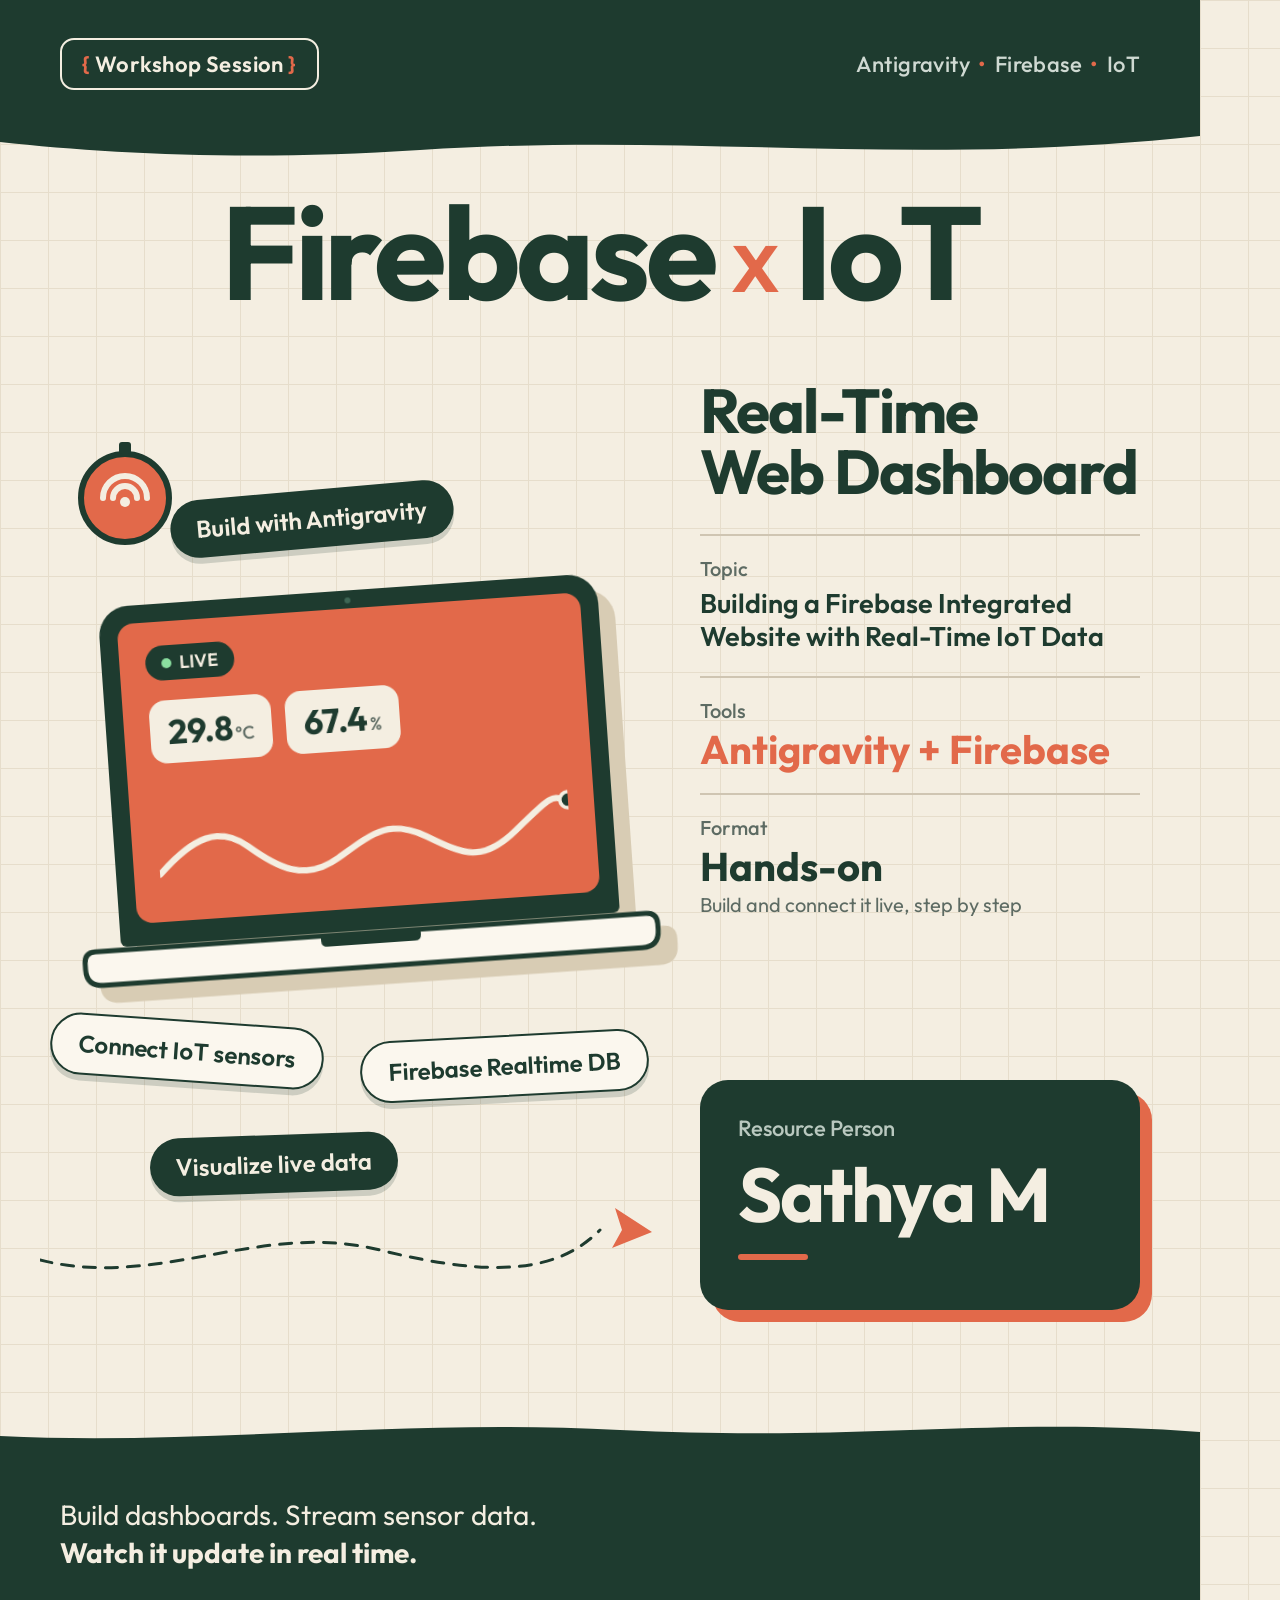
<file: poster/poster.html>
<!doctype html>
<html>
<head>
<meta charset="utf-8">
<title>Workshop Poster</title>
<style>
  @font-face{font-family:"Outfit";src:url(fonts/outfit.woff2) format("woff2");font-weight:100 900}
  :root{--cream:#F4EEE1;--line:#E6DDCB;--green:#1E3B2F;--green-2:#2C5241;--orange:#E2694A;--ink:#1E3B2F;--muted:#5D6B63}
  *{box-sizing:border-box;margin:0;padding:0}
  html,body{width:1200px;height:1600px}
  body{font-family:"Outfit",sans-serif;color:var(--ink);position:relative;overflow:hidden;
    background:
      linear-gradient(var(--line) 1px,transparent 1px) 0 0/48px 48px,
      linear-gradient(90deg,var(--line) 1px,transparent 1px) 0 0/48px 48px,
      var(--cream)}
  .abs{position:absolute}

  /* header / footer bands */
  .head{left:0;right:0;top:0;height:130px;background:var(--green)}
  .head-wave{left:0;top:128px;width:1200px;height:40px}
  .chip{left:60px;top:38px;border:2px solid #F4EEE1;color:#F4EEE1;border-radius:14px;padding:10px 20px;font-size:22px;font-weight:600;letter-spacing:.02em}
  .chip b{color:var(--orange);font-weight:700}
  .head-r{right:60px;top:50px;color:#CFD9D2;font-size:22px;font-weight:500;letter-spacing:.02em}
  .head-r span{color:var(--orange);margin:0 8px}

  .foot{left:0;right:0;bottom:0;height:150px;background:var(--green);color:#F4EEE1;padding:46px 60px 0;font-size:28px;line-height:1.35}
  .foot b{font-weight:700}
  .foot-wave{left:0;bottom:148px;width:1200px;height:40px}

  /* title */
  h1{left:0;right:0;top:185px;text-align:center;font-size:132px;font-weight:700;letter-spacing:-.035em;line-height:1}
  h1 span{color:var(--orange);font-weight:500;font-size:96px;margin:0 18px;position:relative;top:-8px}

  /* big illustration */
  .art{left:60px;top:420px;width:600px;height:760px}
  .laptop{left:50px;top:170px;width:500px;transform:rotate(-4deg);filter:drop-shadow(16px 16px 0 #D8CCB4)}
  .lid{background:var(--green);border-radius:30px 30px 6px 6px;padding:18px 18px 22px;position:relative}
  .lid::before{content:"";position:absolute;left:50%;top:7px;width:6px;height:6px;margin-left:-3px;border-radius:50%;background:#3E6655}
  .scr{height:300px;background:var(--orange);border-radius:16px;position:relative;padding:24px 26px}
  .scr .live{display:inline-flex;align-items:center;gap:8px;background:var(--green);color:#F4EEE1;border-radius:999px;padding:6px 16px;font-size:18px;font-weight:600}
  .scr .live i{width:10px;height:10px;border-radius:50%;background:#8BE0A0}
  .vals{display:flex;gap:14px;margin-top:20px}
  .val{background:#F4EEE1;border-radius:16px;padding:10px 18px;font-size:34px;font-weight:700;color:var(--green)}
  .val small{font-size:18px;font-weight:500;color:var(--muted);margin-left:2px}
  .wave{position:absolute;left:26px;right:26px;bottom:20px}
  .base{display:block;width:580px;height:40px;margin:0 -40px}

  .icon{left:10px;top:20px;width:110px;height:110px}
  .pill{border-radius:999px;padding:14px 26px;font-size:24px;font-weight:600;white-space:nowrap;box-shadow:0 6px 0 rgba(30,59,47,.18)}
  .pd{background:var(--green);color:#F4EEE1}
  .pl{background:#FBF7EE;color:var(--green);border:2px solid var(--green)}

  /* right column */
  .col{left:700px;top:380px;width:440px}
  .col h2{font-size:62px;white-space:nowrap;font-weight:700;line-height:.98;letter-spacing:-.03em}
  .row{border-top:2px solid #CFC5B2;padding:20px 0 22px}
  .row:first-of-type{margin-top:32px}
  .lab{font-size:20px;color:var(--muted);font-weight:500}
  .big{font-size:40px;font-weight:700;line-height:1.1;margin-top:4px}
  .big.or{color:var(--orange)}
  .sub{font-size:20px;color:var(--muted);margin-top:4px}
  .topic{font-size:27px;font-weight:600;line-height:1.25;margin-top:6px}

  .rp{left:700px;top:1080px;width:440px;height:230px;background:var(--green);border-radius:28px;color:#F4EEE1;padding:34px 38px;box-shadow:12px 12px 0 var(--orange)}
  .rp .lab{color:#B9C8BF;font-size:22px}
  .rp .name{font-size:76px;font-weight:700;letter-spacing:-.025em;margin-top:14px;line-height:1}
  .rp .bar{width:70px;height:6px;border-radius:6px;background:var(--orange);margin-top:22px}
</style>
</head>
<body>
  <div class="abs head"></div>
  <svg class="abs head-wave" viewBox="0 0 1200 40" preserveAspectRatio="none"><path d="M0,0 H1200 V8 C900,40 700,4 420,22 C250,33 110,26 0,14Z" fill="#1E3B2F"/></svg>
  <div class="abs chip"><b>{</b> Workshop Session <b>}</b></div>
  <div class="abs head-r">Antigravity<span>•</span>Firebase<span>•</span>IoT</div>

  <h1 class="abs">Firebase<span>x</span>IoT</h1>

  <!-- illustration -->
  <div class="abs art">
    <svg class="abs icon" viewBox="0 0 110 110">
      <circle cx="55" cy="58" r="44" fill="#E2694A" stroke="#1E3B2F" stroke-width="6"/>
      <path d="M33,58 a22,22 0 0 1 44,0" fill="none" stroke="#F4EEE1" stroke-width="6" stroke-linecap="round"/>
      <path d="M43,58 a12,12 0 0 1 24,0" fill="none" stroke="#F4EEE1" stroke-width="6" stroke-linecap="round"/>
      <circle cx="55" cy="62" r="5" fill="#F4EEE1"/>
      <rect x="49" y="2" width="12" height="12" rx="3" fill="#1E3B2F"/>
    </svg>

    <div class="abs laptop">
      <div class="lid"><div class="scr">
        <span class="live"><i></i>LIVE</span>
        <div class="vals">
          <div class="val">29.8<small>°C</small></div>
          <div class="val">67.4<small>%</small></div>
        </div>
        <svg class="wave" viewBox="0 0 460 110">
          <path d="M0,80 C40,40 70,30 100,55 S160,100 200,75 S260,35 300,58 S360,92 400,58 S440,22 460,28" fill="none" stroke="#F4EEE1" stroke-width="7" stroke-linecap="round"/>
          <circle cx="460" cy="28" r="9" fill="#1E3B2F" stroke="#F4EEE1" stroke-width="4"/>
        </svg>
      </div></div>
      <svg class="base" viewBox="0 0 580 40"><path d="M14,3 H566 Q577,3 577,14 V20 Q577,37 560,37 H20 Q3,37 3,20 V14 Q3,3 14,3Z" fill="#FBF7EE" stroke="#1E3B2F" stroke-width="5"/><path d="M240,3 H340 V8 Q340,14 334,14 H246 Q240,14 240,8Z" fill="#1E3B2F"/></svg>
    </div>

    <div class="abs pill pd" style="left:110px;top:70px;transform:rotate(-5deg)">Build with Antigravity</div>
    <div class="abs pill pl" style="left:300px;top:615px;transform:rotate(-3deg)">Firebase Realtime DB</div>
    <div class="abs pill pl" style="left:-10px;top:600px;transform:rotate(4deg)">Connect IoT sensors</div>
    <div class="abs pill pd" style="left:90px;top:715px;transform:rotate(-2deg)">Visualize live data</div>

    <svg class="abs" style="left:-20px;top:780px" width="640" height="90" viewBox="0 0 640 90">
      <path d="M0,60 C120,90 220,20 340,50 S520,70 560,30" fill="none" stroke="#1E3B2F" stroke-width="3" stroke-dasharray="12 10" stroke-linecap="round"/>
      <path d="M575,8 L612,32 L572,48 L582,30Z" fill="#E2694A"/>
    </svg>
  </div>

  <!-- right column -->
  <div class="abs col">
    <h2>Real-Time<br>Web Dashboard</h2>
    <div class="row">
      <div class="lab">Topic</div>
      <div class="topic">Building a Firebase Integrated Website with Real-Time IoT Data</div>
    </div>
    <div class="row">
      <div class="lab">Tools</div>
      <div class="big or">Antigravity + Firebase</div>
    </div>
    <div class="row">
      <div class="lab">Format</div>
      <div class="big">Hands-on</div>
      <div class="sub">Build and connect it live, step by step</div>
    </div>
  </div>

  <div class="abs rp">
    <div class="lab">Resource Person</div>
    <div class="name">Sathya M</div>
    <div class="bar"></div>
  </div>

  <svg class="abs foot-wave" viewBox="0 0 1200 40" preserveAspectRatio="none"><path d="M0,40 H1200 V20 C1000,4 860,30 620,18 C400,6 200,34 0,24Z" fill="#1E3B2F"/></svg>
  <div class="abs foot">Build dashboards. Stream sensor data.<br><b>Watch it update in real time.</b></div>
</body>
</html>
</file>
